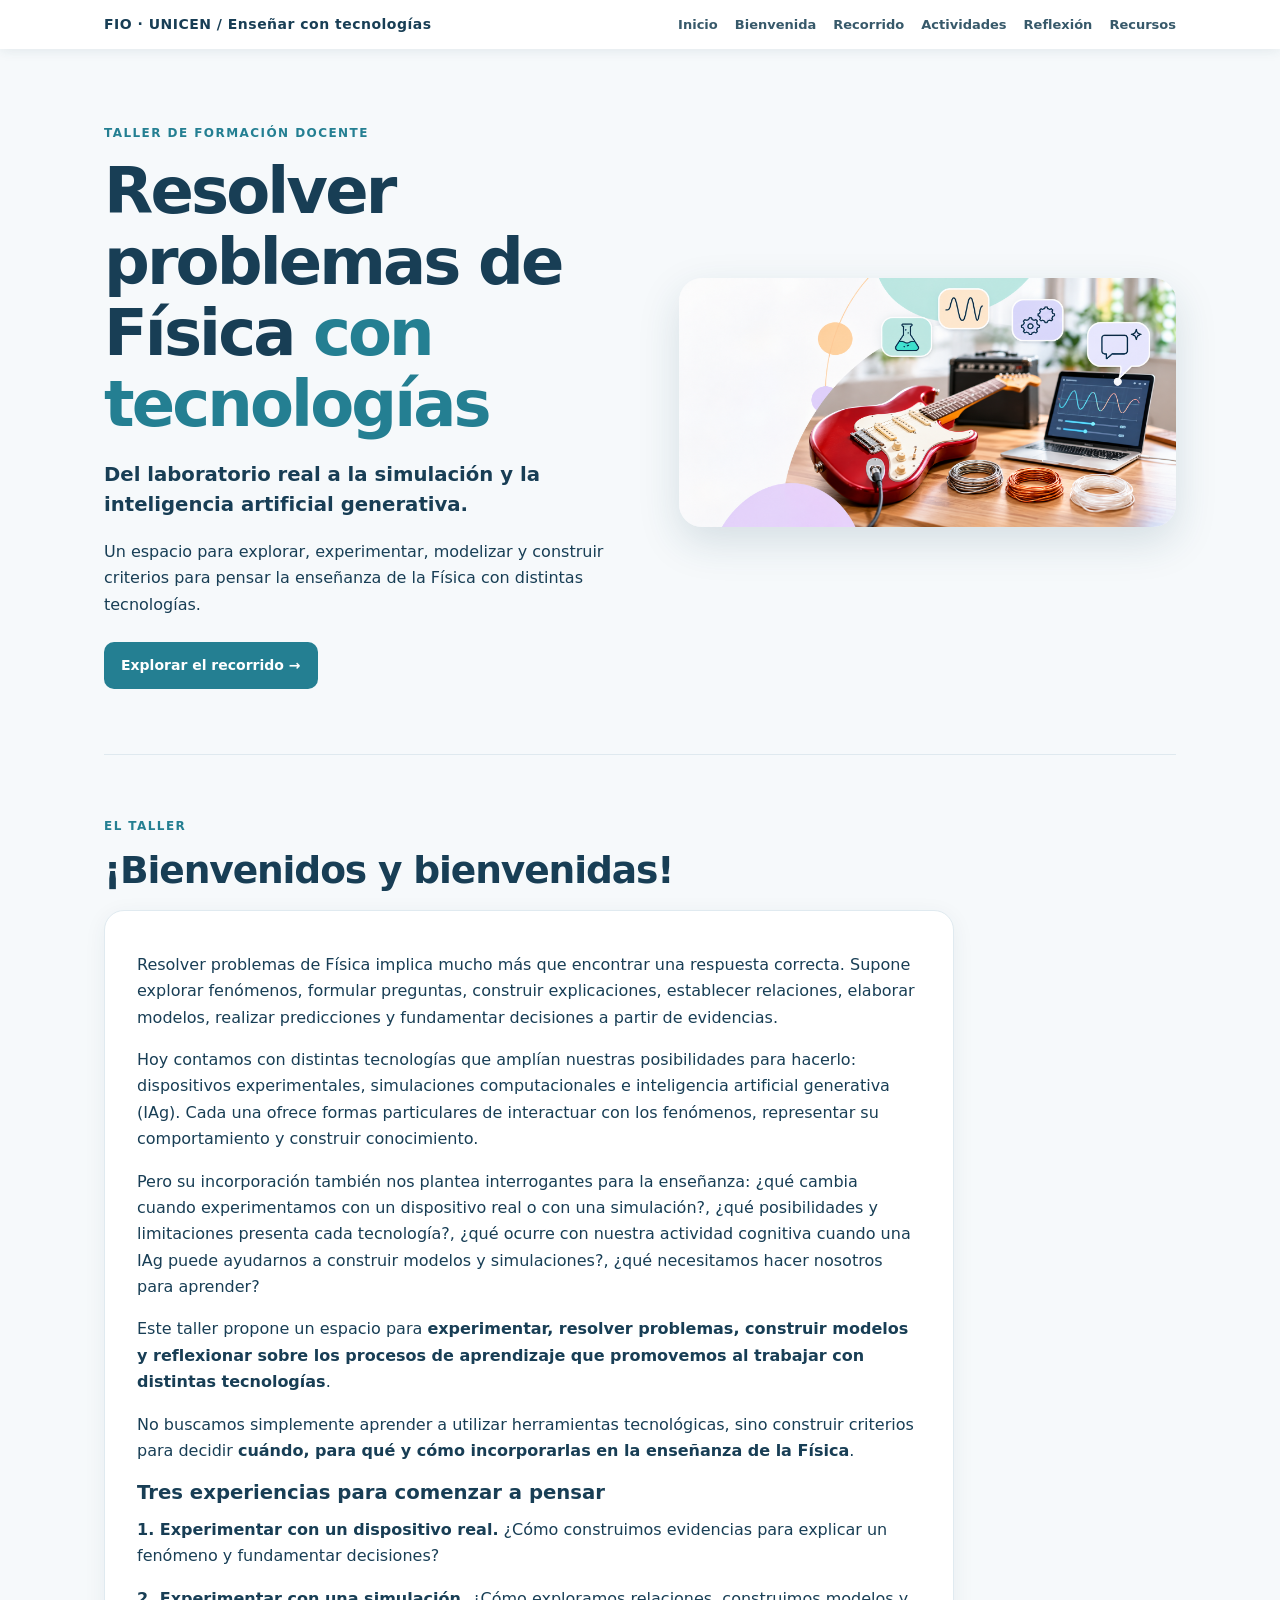
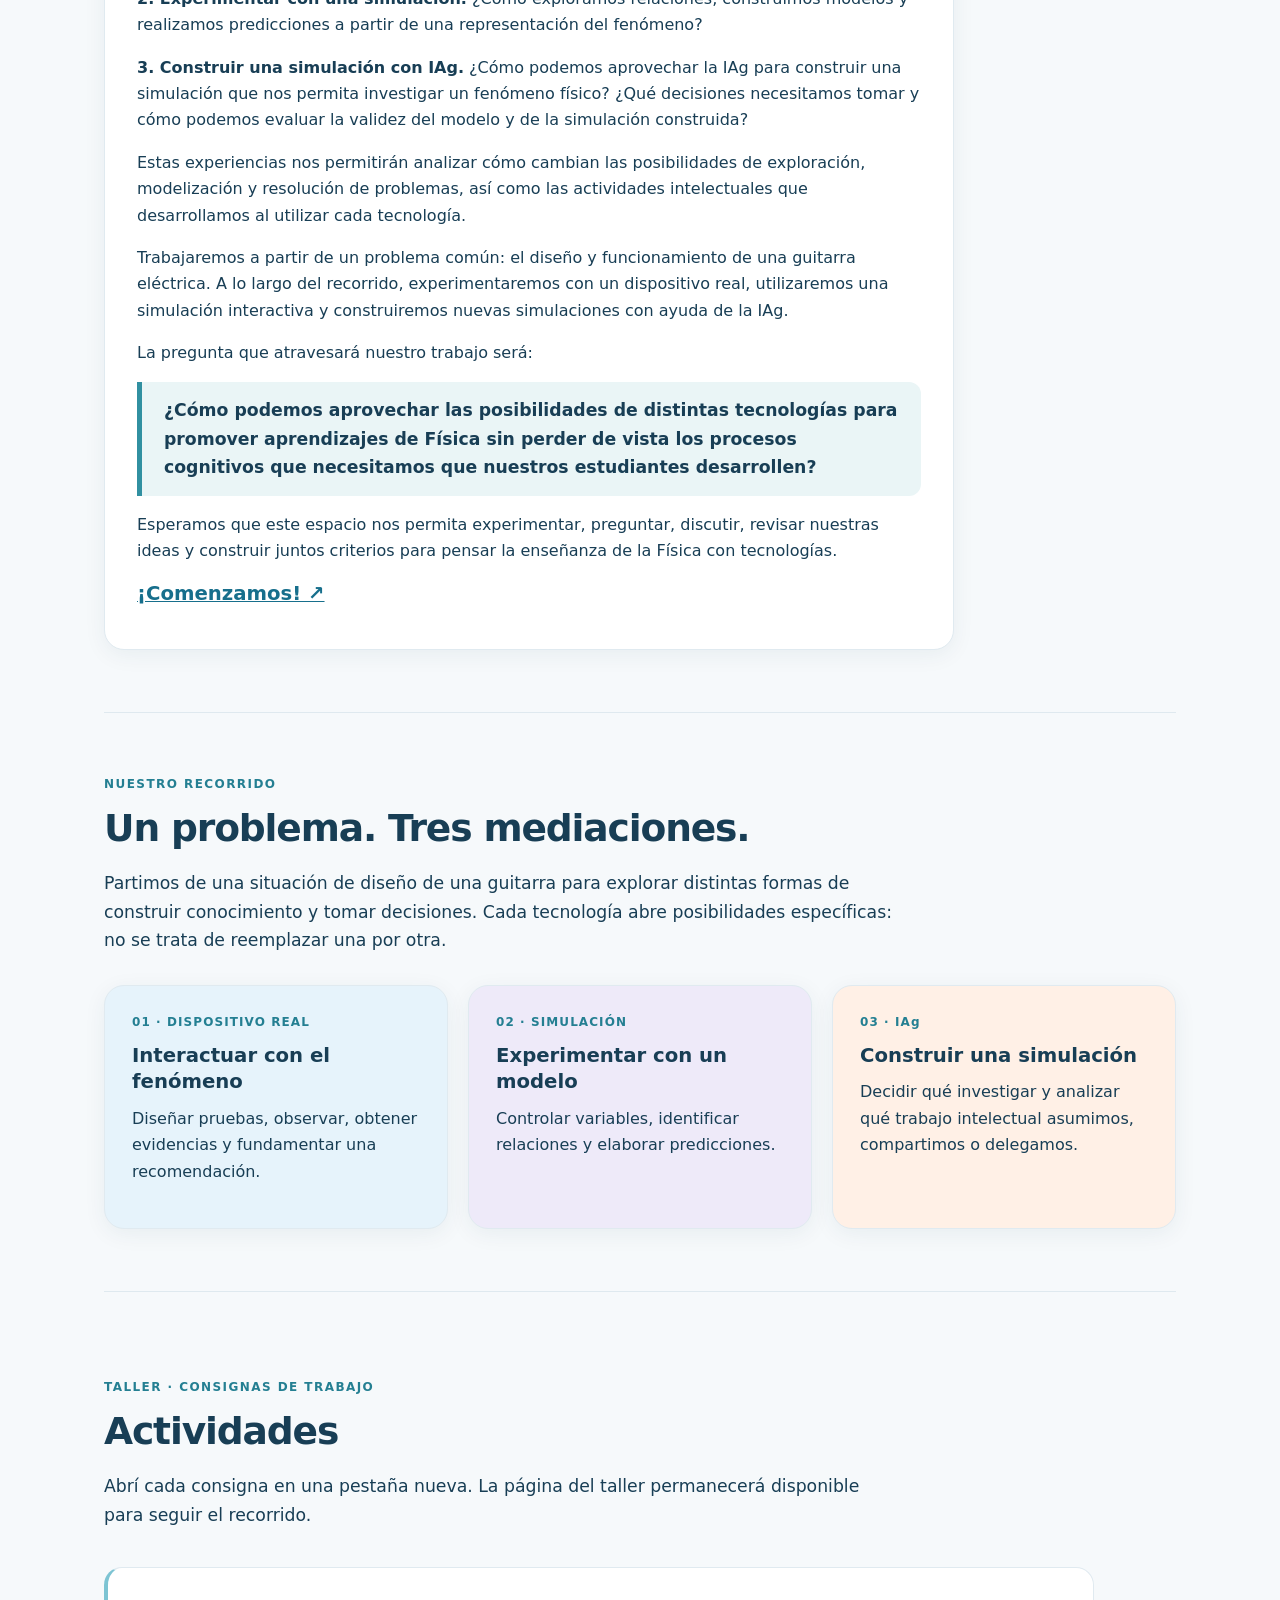
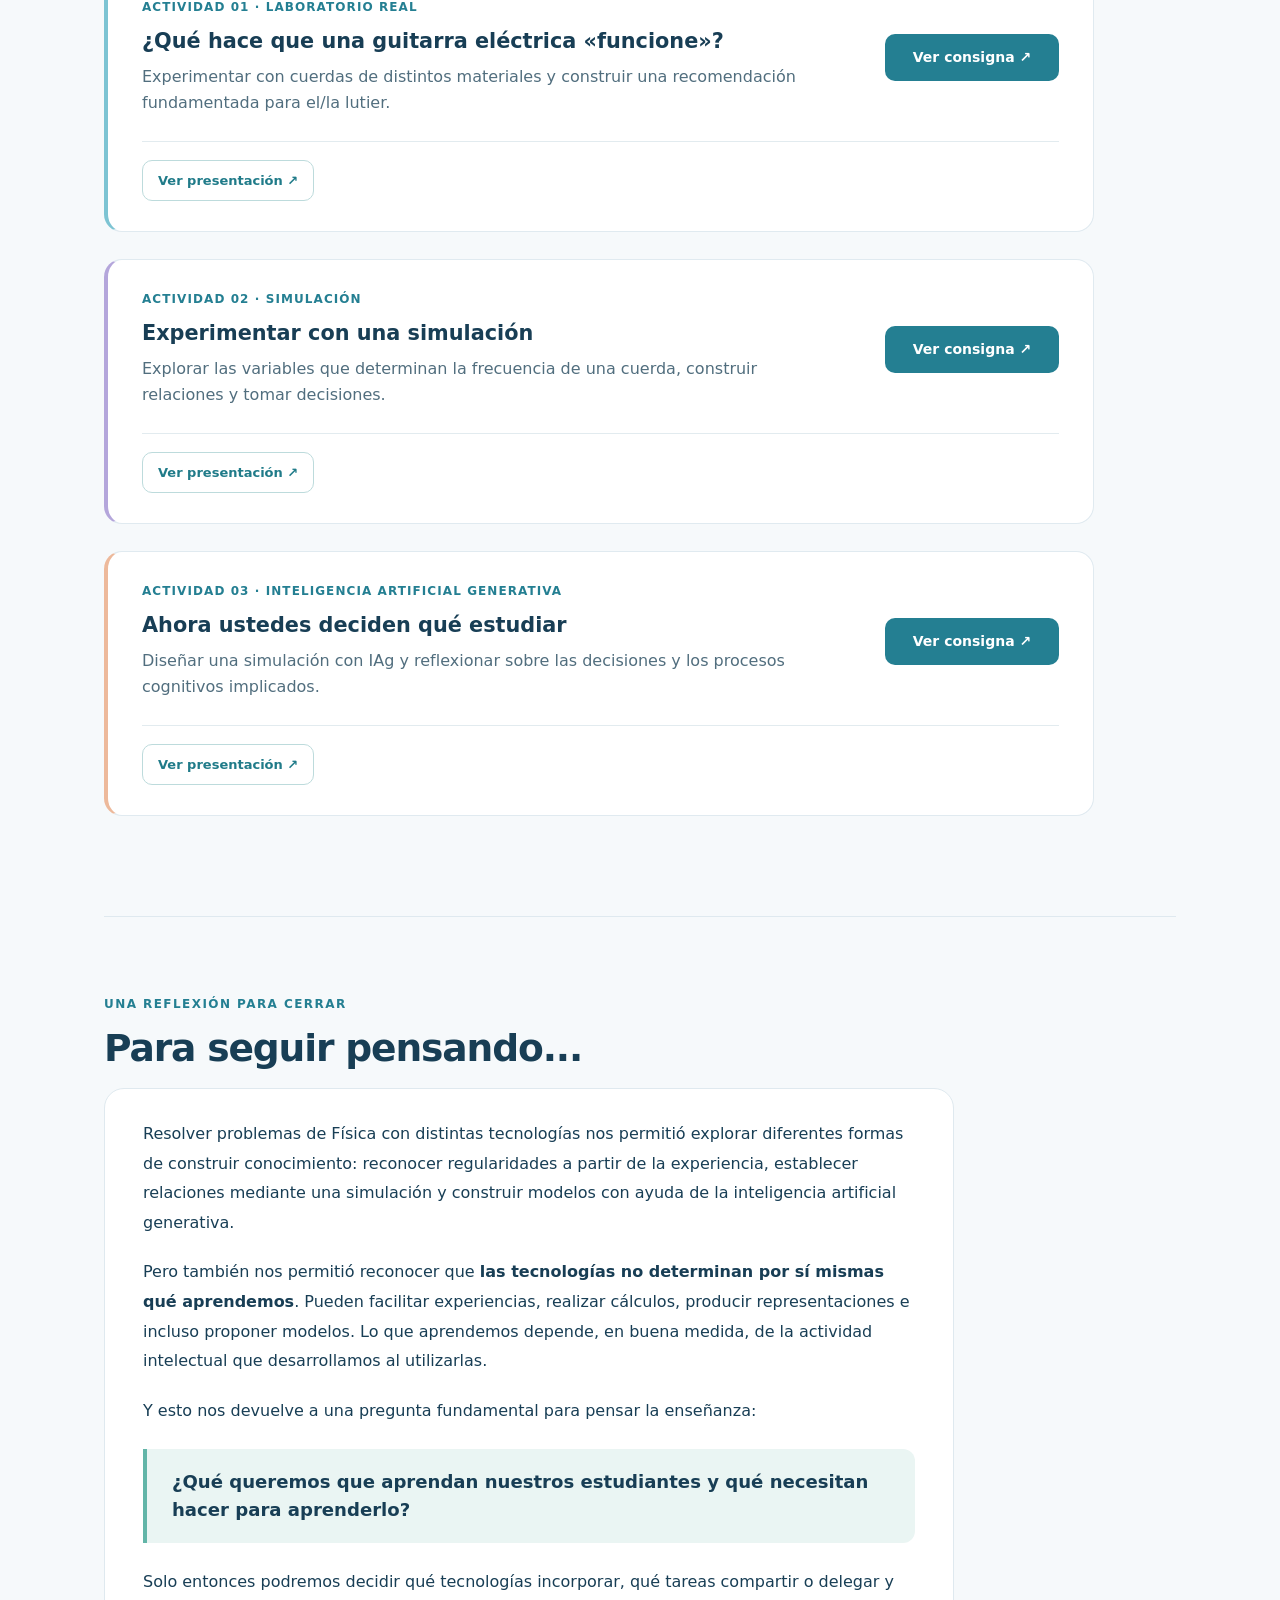
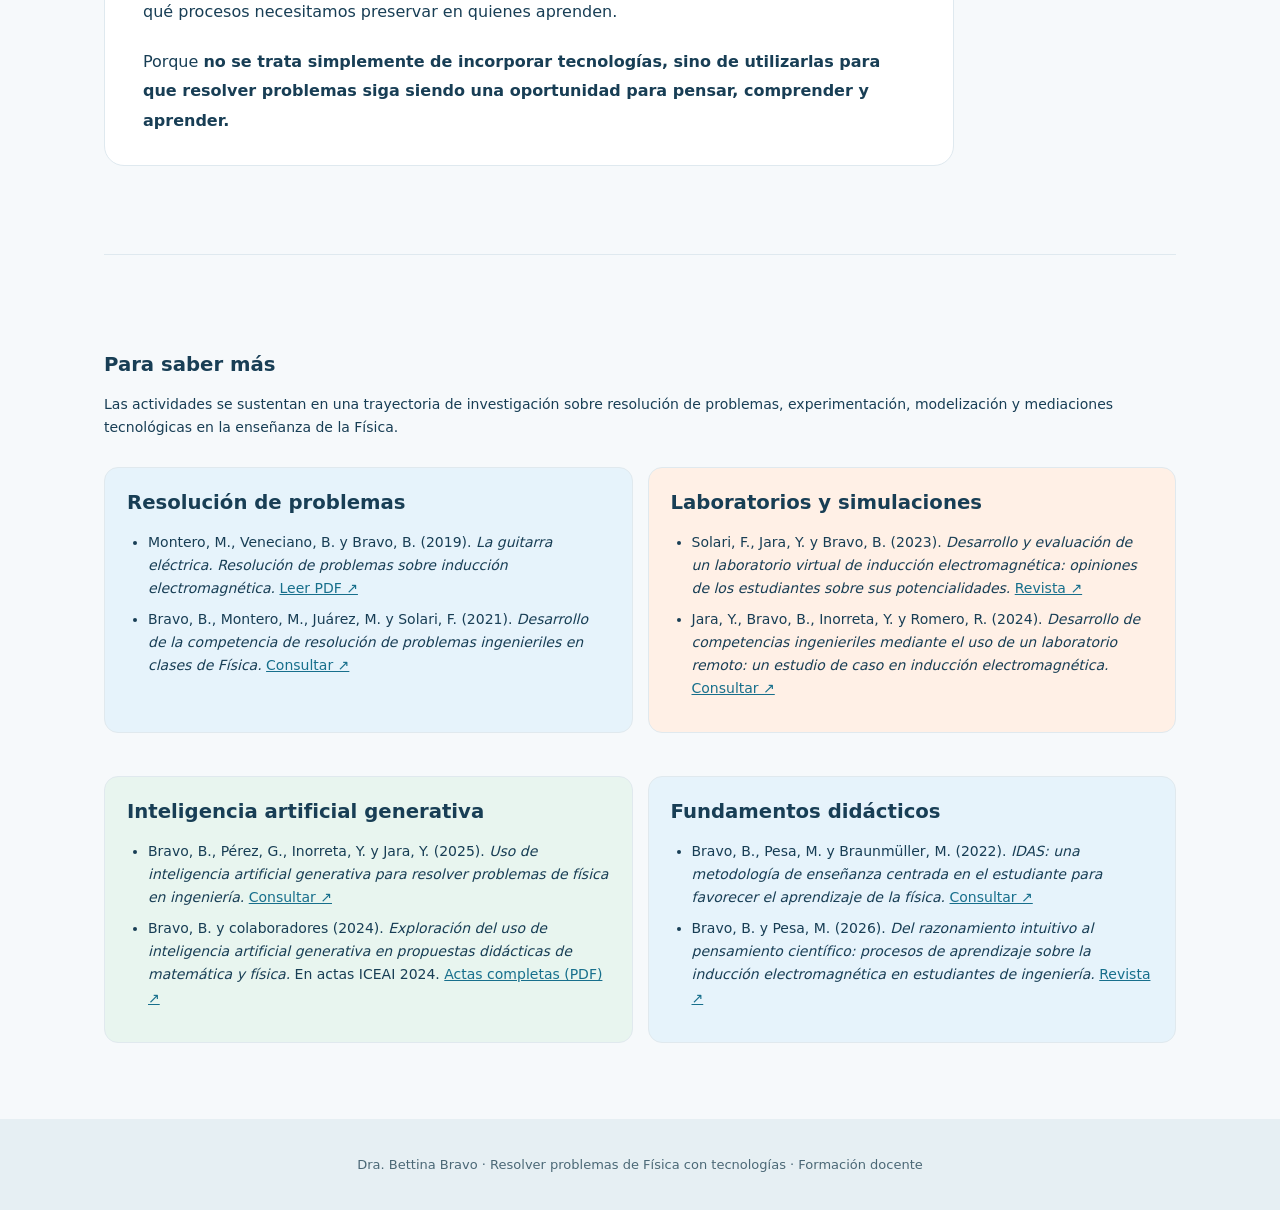
<file: index.html>
<!doctype html><html lang="es"><head><meta charset="utf-8"><meta name="viewport" content="width=device-width,initial-scale=1"><title>Resolver problemas de Física con tecnologías · Taller UBA</title><meta name="description" content="Taller de Física: laboratorio real, simulación e inteligencia artificial generativa."><link rel="stylesheet" href="nuevo-taller.css"></head><body><nav><div class="nav"><div class="brand">FIO · UNICEN / Enseñar con tecnologías</div><div class="links"><a href="#inicio">Inicio</a><a href="#bienvenida">Bienvenida</a><a href="#recorrido">Recorrido</a><a href="#actividades">Actividades</a><a href="#fundamentos">Reflexión</a><a href="#biblioteca">Recursos</a></div></div></nav><main><header class="hero" id="inicio"><div><div class="eyebrow">TALLER DE FORMACIÓN DOCENTE</div><h1>Resolver problemas de Física <em>con tecnologías</em></h1><p class="lead">Del laboratorio real a la simulación y la inteligencia artificial generativa.</p><p>Un espacio para explorar, experimentar, modelizar y construir criterios para pensar la enseñanza de la Física con distintas tecnologías.</p><a class="btn" href="#bienvenida">Explorar el recorrido →</a></div><div><img src="Guitarra%20el%C3%A9ctrica%20en%20laboratorio%20STEM.png" alt="Guitarra eléctrica, simulación de ondas e inteligencia artificial generativa"></div></header><section id="bienvenida"><div class="eyebrow">El taller</div><h2>¡Bienvenidos y bienvenidas!</h2><div class="card" style="max-width:850px;padding:32px"><p>Resolver problemas de Física implica mucho más que encontrar una respuesta correcta. Supone explorar fenómenos, formular preguntas, construir explicaciones, establecer relaciones, elaborar modelos, realizar predicciones y fundamentar decisiones a partir de evidencias.</p><p>Hoy contamos con distintas tecnologías que amplían nuestras posibilidades para hacerlo: dispositivos experimentales, simulaciones computacionales e inteligencia artificial generativa (IAg). Cada una ofrece formas particulares de interactuar con los fenómenos, representar su comportamiento y construir conocimiento.</p><p>Pero su incorporación también nos plantea interrogantes para la enseñanza: ¿qué cambia cuando experimentamos con un dispositivo real o con una simulación?, ¿qué posibilidades y limitaciones presenta cada tecnología?, ¿qué ocurre con nuestra actividad cognitiva cuando una IAg puede ayudarnos a construir modelos y simulaciones?, ¿qué necesitamos hacer nosotros para aprender?</p><p>Este taller propone un espacio para <b>experimentar, resolver problemas, construir modelos y reflexionar sobre los procesos de aprendizaje que promovemos al trabajar con distintas tecnologías</b>.</p><p>No buscamos simplemente aprender a utilizar herramientas tecnológicas, sino construir criterios para decidir <b>cuándo, para qué y cómo incorporarlas en la enseñanza de la Física</b>.</p><h3>Tres experiencias para comenzar a pensar</h3><p><b>1. Experimentar con un dispositivo real.</b> ¿Cómo construimos evidencias para explicar un fenómeno y fundamentar decisiones?</p><p><b>2. Experimentar con una simulación.</b> ¿Cómo exploramos relaciones, construimos modelos y realizamos predicciones a partir de una representación del fenómeno?</p><p><b>3. Construir una simulación con IAg.</b> ¿Cómo podemos aprovechar la IAg para construir una simulación que nos permita investigar un fenómeno físico? ¿Qué decisiones necesitamos tomar y cómo podemos evaluar la validez del modelo y de la simulación construida?</p><p>Estas experiencias nos permitirán analizar cómo cambian las posibilidades de exploración, modelización y resolución de problemas, así como las actividades intelectuales que desarrollamos al utilizar cada tecnología.</p><p>Trabajaremos a partir de un problema común: el diseño y funcionamiento de una guitarra eléctrica. A lo largo del recorrido, experimentaremos con un dispositivo real, utilizaremos una simulación interactiva y construiremos nuevas simulaciones con ayuda de la IAg.</p><p>La pregunta que atravesará nuestro trabajo será:</p><p class="quote"><b>¿Cómo podemos aprovechar las posibilidades de distintas tecnologías para promover aprendizajes de Física sin perder de vista los procesos cognitivos que necesitamos que nuestros estudiantes desarrollen?</b></p><p>Esperamos que este espacio nos permita experimentar, preguntar, discutir, revisar nuestras ideas y construir juntos criterios para pensar la enseñanza de la Física con tecnologías.</p><h3><a href="https://docs.google.com/presentation/d/1E8lzik3RtBtTNVvqD1jGOC87SM60_T9x/edit?usp=sharing&ouid=110442392695964594877&rtpof=true&sd=true" target="_blank" rel="noopener">¡Comenzamos! ↗</a></h3></div></section><section id="recorrido"><div class="eyebrow">Nuestro recorrido</div><h2>Un problema. Tres mediaciones.</h2><p class="intro">Partimos de una situación de diseño de una guitarra para explorar distintas formas de construir conocimiento y tomar decisiones. Cada tecnología abre posibilidades específicas: no se trata de reemplazar una por otra.</p><div class="cards"><div class="card blue"><div class="num">01 · DISPOSITIVO REAL</div><h3>Interactuar con el fenómeno</h3><p>Diseñar pruebas, observar, obtener evidencias y fundamentar una recomendación.</p></div><div class="card lav"><div class="num">02 · SIMULACIÓN</div><h3>Experimentar con un modelo</h3><p>Controlar variables, identificar relaciones y elaborar predicciones.</p></div><div class="card peach"><div class="num">03 · IAg</div><h3>Construir una simulación</h3><p>Decidir qué investigar y analizar qué trabajo intelectual asumimos, compartimos o delegamos.</p></div></div></section><section id="actividades"><div class="eyebrow">Taller · Consignas de trabajo</div><h2>Actividades</h2><p class="intro">Abrí cada consigna en una pestaña nueva. La página del taller permanecerá disponible para seguir el recorrido.</p><div class="cards activitycards"><article class="card blue"><div class="num">ACTIVIDAD 01 · LABORATORIO REAL</div><h3>¿Qué hace que una guitarra eléctrica «funcione»?</h3><p>Experimentar con cuerdas de distintos materiales y construir una recomendación fundamentada para el/la lutier.</p><div class="actions"><a class="btn" href="https://drive.google.com/file/d/170LQqGFU-4UPdQnLkZbgBgLX70MsP_uB/view?usp=sharing" target="_blank" rel="noopener">Ver consigna ↗</a></div><div class="activity-extra"><a class="btn outline" href="https://docs.google.com/presentation/d/1WF2Zd_xgy3hFqr7eYlyO-y-og999ui4t/edit?usp=sharing&ouid=110442392695964594877&rtpof=true&sd=true" target="_blank" rel="noopener">Ver presentación ↗</a></div></article><article class="card lav"><div class="num">ACTIVIDAD 02 · SIMULACIÓN</div><h3>Experimentar con una simulación</h3><p>Explorar las variables que determinan la frecuencia de una cuerda, construir relaciones y tomar decisiones.</p><div class="actions"><a class="btn" href="https://drive.google.com/file/d/1w0_EELk6FA7W6Tb4jLVaeSMK7wI4rVZz/view?usp=sharing" target="_blank" rel="noopener">Ver consigna ↗</a></div><div class="activity-extra"><a class="btn outline" href="https://docs.google.com/presentation/d/1WmShZrMe2MI2SRoIuloX87W_uyY5BNRH/edit?usp=sharing&ouid=110442392695964594877&rtpof=true&sd=true" target="_blank" rel="noopener">Ver presentación ↗</a></div></article><article class="card peach"><div class="num">ACTIVIDAD 03 · INTELIGENCIA ARTIFICIAL GENERATIVA</div><h3>Ahora ustedes deciden qué estudiar</h3><p>Diseñar una simulación con IAg y reflexionar sobre las decisiones y los procesos cognitivos implicados.</p><div class="actions"><a class="btn" href="https://drive.google.com/file/d/1yzH7TF5ZB5dHiSUKxpwpcCe142RWqlY1/view?usp=sharing" target="_blank" rel="noopener">Ver consigna ↗</a></div><div class="activity-extra"><a class="btn outline" href="https://docs.google.com/presentation/d/1LKTif2-9qdG0da27Xp2LQEnnM6gaRWo1/edit?usp=sharing&ouid=110442392695964594877&rtpof=true&sd=true" target="_blank" rel="noopener">Ver presentación ↗</a></div></article></div></section><section id="fundamentos" class="reflexion"><div class="eyebrow">Una reflexión para cerrar</div><h2>Para seguir pensando...</h2><div class="reflection-content"><p>Resolver problemas de Física con distintas tecnologías nos permitió explorar diferentes formas de construir conocimiento: reconocer regularidades a partir de la experiencia, establecer relaciones mediante una simulación y construir modelos con ayuda de la inteligencia artificial generativa.</p><p>Pero también nos permitió reconocer que <strong>las tecnologías no determinan por sí mismas qué aprendemos</strong>. Pueden facilitar experiencias, realizar cálculos, producir representaciones e incluso proponer modelos. Lo que aprendemos depende, en buena medida, de la actividad intelectual que desarrollamos al utilizarlas.</p><p>Y esto nos devuelve a una pregunta fundamental para pensar la enseñanza:</p><blockquote>¿Qué queremos que aprendan nuestros estudiantes y qué necesitan hacer para aprenderlo?</blockquote><p>Solo entonces podremos decidir qué tecnologías incorporar, qué tareas compartir o delegar y qué procesos necesitamos preservar en quienes aprenden.</p><p>Porque <strong>no se trata simplemente de incorporar tecnologías, sino de utilizarlas para que resolver problemas siga siendo una oportunidad para pensar, comprender y aprender.</strong></p></div></section><section id="biblioteca" class="refs"><h3 style="margin-top:35px">Para saber más</h3><p>Las actividades se sustentan en una trayectoria de investigación sobre resolución de problemas, experimentación, modelización y mediaciones tecnológicas en la enseñanza de la Física.</p><div class="grid two"><div class="panel blue"><h3>Resolución de problemas</h3><ul class="tasks"><li>Montero, M., Veneciano, B. y Bravo, B. (2019). <em>La guitarra eléctrica. Resolución de problemas sobre inducción electromagnética.</em> <a href="https://revistas.unc.edu.ar/index.php/revistaEF/article/download/26621/28325/78609" target="_blank" rel="noopener">Leer PDF ↗</a></li><li>Bravo, B., Montero, M., Juárez, M. y Solari, F. (2021). <em>Desarrollo de la competencia de resolución de problemas ingenieriles en clases de Física.</em> <a href="https://doi.org/10.54343/reiec.v16i2.304" target="_blank" rel="noopener">Consultar ↗</a></li></ul></div><div class="panel peach"><h3>Laboratorios y simulaciones</h3><ul class="tasks"><li>Solari, F., Jara, Y. y Bravo, B. (2023). <em>Desarrollo y evaluación de un laboratorio virtual de inducción electromagnética: opiniones de los estudiantes sobre sus potencialidades.</em> <a href="https://revistas.unc.edu.ar/index.php/revistaEF/article/view/43336" target="_blank" rel="noopener">Revista ↗</a></li><li>Jara, Y., Bravo, B., Inorreta, Y. y Romero, R. (2024). <em>Desarrollo de competencias ingenieriles mediante el uso de un laboratorio remoto: un estudio de caso en inducción electromagnética.</em> <a href="https://doi.org/10.55767/2451.6007.v36.n.47257" target="_blank" rel="noopener">Consultar ↗</a></li></ul></div><div class="panel mint"><h3>Inteligencia artificial generativa</h3><ul class="tasks"><li>Bravo, B., Pérez, G., Inorreta, Y. y Jara, Y. (2025). <em>Uso de inteligencia artificial generativa para resolver problemas de física en ingeniería.</em> <a href="https://doi.org/10.5565/rev/ensciencias.6332" target="_blank" rel="noopener">Consultar ↗</a></li><li>Bravo, B. y colaboradores (2024). <em>Exploración del uso de inteligencia artificial generativa en propuestas didácticas de matemática y física.</em> En actas ICEAI 2024. <a href="https://catedraunesco.ua.es/es/documentos/2024-proceedings-iceai.pdf" target="_blank" rel="noopener">Actas completas (PDF) ↗</a></li></ul></div><div class="panel blue"><h3>Fundamentos didácticos</h3><ul class="tasks"><li>Bravo, B., Pesa, M. y Braunmüller, M. (2022). <em>IDAS: una metodología de enseñanza centrada en el estudiante para favorecer el aprendizaje de la física.</em> <a href="https://doi.org/10.1590/1806-9126-RBEF-2021-0326" target="_blank" rel="noopener">Consultar ↗</a></li><li>Bravo, B. y Pesa, M. (2026). <em>Del razonamiento intuitivo al pensamiento científico: procesos de aprendizaje sobre la inducción electromagnética en estudiantes de ingeniería.</em> <a href="https://reiec.unicen.edu.ar/reiec/article/view/512" target="_blank" rel="noopener">Revista ↗</a></li></ul></div></div></section></main><footer>Dra. Bettina Bravo · Resolver problemas de Física con tecnologías · Formación docente</footer></body></html>
</file>
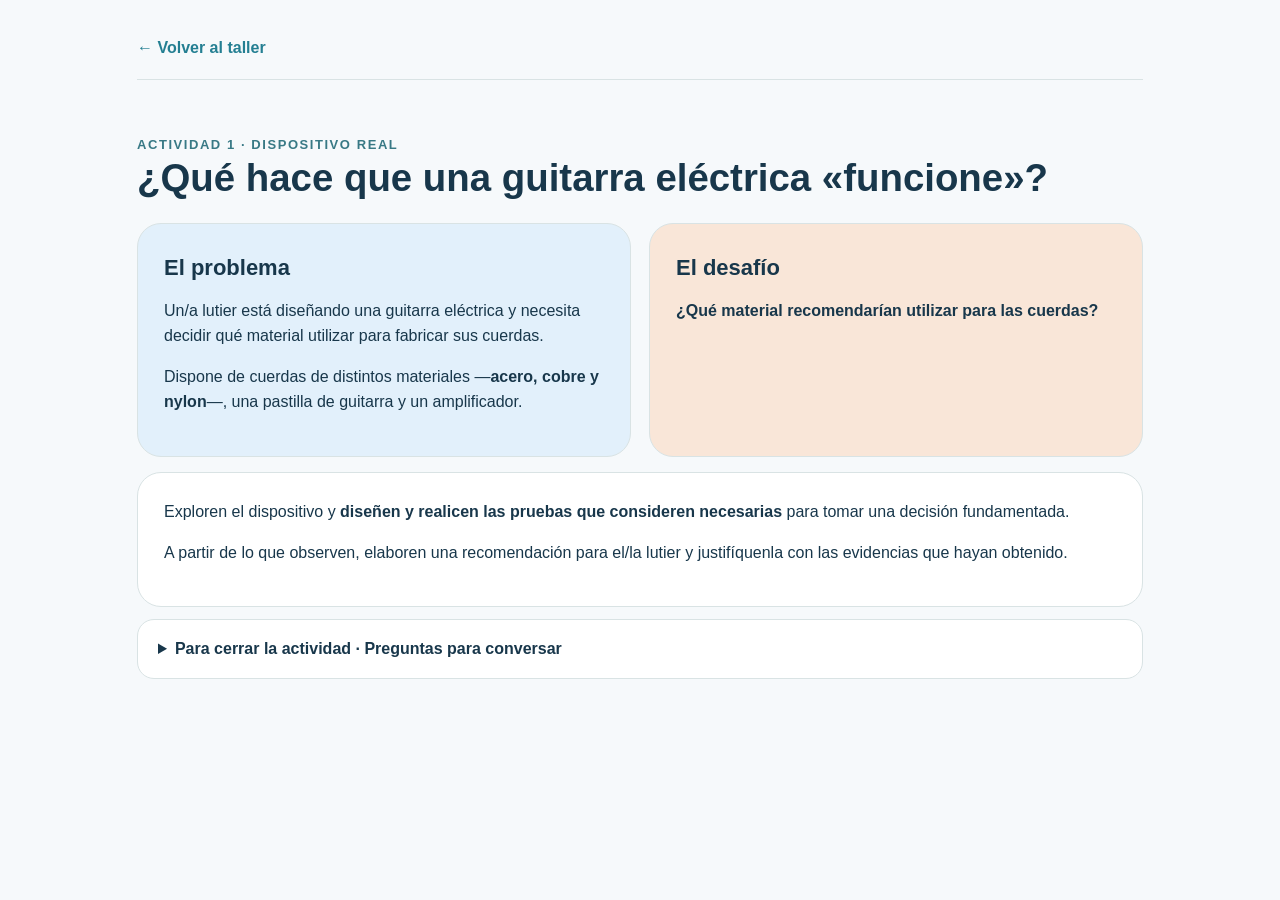
<file: consigna-1.html>
<!doctype html><html lang="es"><head><meta charset="utf-8"><meta name="viewport" content="width=device-width,initial-scale=1"><title>Consigna · Actividad 1</title><link rel="stylesheet" href="taller.css"><style>body{background:#f6f9fb}.wrap{max-width:1050px;margin:auto;padding:35px 22px}.back{display:inline-block;margin-bottom:18px;color:#247f92;font-weight:700;text-decoration:none}.intro-note{font-size:14px;color:#4b6876}</style></head><body><main class="wrap"><a class="back" href="index.html">← Volver al taller</a><section id="actividad1"><div class="eyebrow">Actividad 1 · Dispositivo real</div><h2>¿Qué hace que una guitarra eléctrica «funcione»?</h2><div class="grid two activity"><div class="panel blue"><h3>El problema</h3><p>Un/a lutier está diseñando una guitarra eléctrica y necesita decidir qué material utilizar para fabricar sus cuerdas.</p><p>Dispone de cuerdas de distintos materiales —<b>acero, cobre y nylon</b>—, una pastilla de guitarra y un amplificador.</p></div><div class="panel peach"><h3>El desafío</h3><p><strong>¿Qué material recomendarían utilizar para las cuerdas?</strong></p></div></div><div class="panel"><p>Exploren el dispositivo y <b>diseñen y realicen las pruebas que consideren necesarias</b> para tomar una decisión fundamentada.</p><p>A partir de lo que observen, elaboren una recomendación para el/la lutier y justifíquenla con las evidencias que hayan obtenido.</p></div><details><summary>Para cerrar la actividad · Preguntas para conversar</summary><ul class="tasks"><li>¿Qué hicieron para llegar a su recomendación?</li><li>¿Qué evidencias utilizaron para fundamentarla?</li></ul></details></section></main></body></html>
</file>
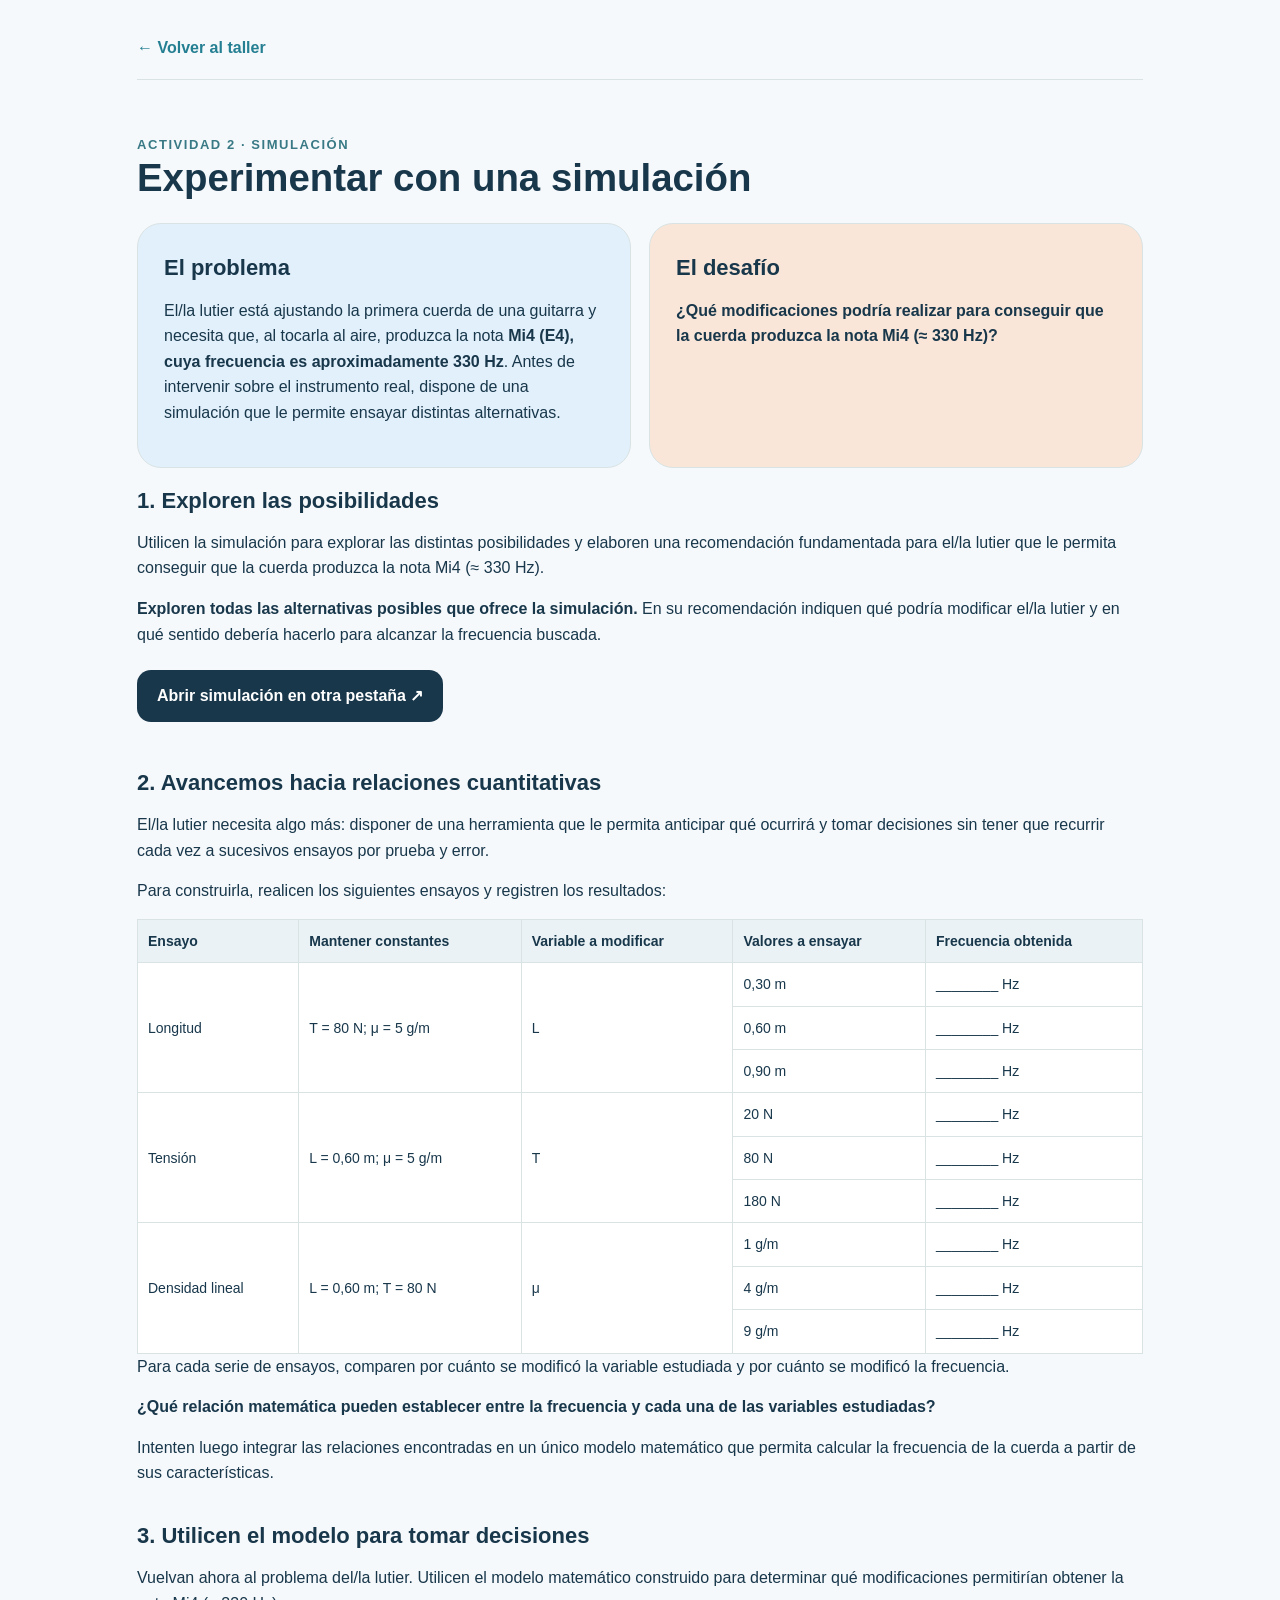
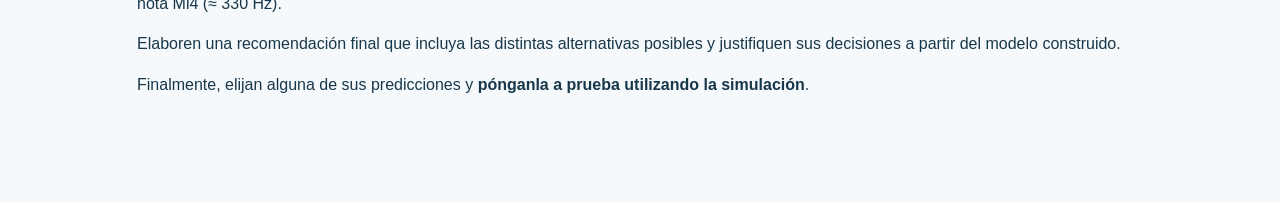
<file: consigna-2.html>
<!doctype html><html lang="es"><head><meta charset="utf-8"><meta name="viewport" content="width=device-width,initial-scale=1"><title>Consigna · Actividad 2</title><link rel="stylesheet" href="taller.css"><style>body{background:#f6f9fb}.wrap{max-width:1050px;margin:auto;padding:35px 22px}.back{display:inline-block;margin-bottom:18px;color:#247f92;font-weight:700;text-decoration:none}.intro-note{font-size:14px;color:#4b6876}</style></head><body><main class="wrap"><a class="back" href="index.html">← Volver al taller</a><section id="actividad2"><div class="eyebrow">Actividad 2 · Simulación</div><h2>Experimentar con una simulación</h2><div class="grid two activity"><div class="panel blue"><h3>El problema</h3><p>El/la lutier está ajustando la primera cuerda de una guitarra y necesita que, al tocarla al aire, produzca la nota <b>Mi4 (E4), cuya frecuencia es aproximadamente 330 Hz</b>. Antes de intervenir sobre el instrumento real, dispone de una simulación que le permite ensayar distintas alternativas.</p></div><div class="panel peach"><h3>El desafío</h3><p><strong>¿Qué modificaciones podría realizar para conseguir que la cuerda produzca la nota Mi4 (≈ 330 Hz)?</strong></p></div></div><h3>1. Exploren las posibilidades</h3><p>Utilicen la simulación para explorar las distintas posibilidades y elaboren una recomendación fundamentada para el/la lutier que le permita conseguir que la cuerda produzca la nota Mi4 (≈ 330 Hz).</p><p><b>Exploren todas las alternativas posibles que ofrece la simulación.</b> En su recomendación indiquen qué podría modificar el/la lutier y en qué sentido debería hacerlo para alcanzar la frecuencia buscada.</p><p><a class="button" href="simulador.html" target="_blank" rel="noopener">Abrir simulación en otra pestaña ↗</a></p>
<h3 style="margin-top:35px">2. Avancemos hacia relaciones cuantitativas</h3><p>El/la lutier necesita algo más: disponer de una herramienta que le permita anticipar qué ocurrirá y tomar decisiones sin tener que recurrir cada vez a sucesivos ensayos por prueba y error.</p><p>Para construirla, realicen los siguientes ensayos y registren los resultados:</p><div class="scroller"><table><thead><tr><th>Ensayo</th><th>Mantener constantes</th><th>Variable a modificar</th><th>Valores a ensayar</th><th>Frecuencia obtenida</th></tr></thead><tbody><tr><td rowspan="3">Longitud</td><td rowspan="3">T = 80 N; μ = 5 g/m</td><td rowspan="3">L</td><td>0,30 m</td><td>________ Hz</td></tr><tr><td>0,60 m</td><td>________ Hz</td></tr><tr><td>0,90 m</td><td>________ Hz</td></tr><tr><td rowspan="3">Tensión</td><td rowspan="3">L = 0,60 m; μ = 5 g/m</td><td rowspan="3">T</td><td>20 N</td><td>________ Hz</td></tr><tr><td>80 N</td><td>________ Hz</td></tr><tr><td>180 N</td><td>________ Hz</td></tr><tr><td rowspan="3">Densidad lineal</td><td rowspan="3">L = 0,60 m; T = 80 N</td><td rowspan="3">μ</td><td>1 g/m</td><td>________ Hz</td></tr><tr><td>4 g/m</td><td>________ Hz</td></tr><tr><td>9 g/m</td><td>________ Hz</td></tr></tbody></table></div><p>Para cada serie de ensayos, comparen por cuánto se modificó la variable estudiada y por cuánto se modificó la frecuencia.</p><p><b>¿Qué relación matemática pueden establecer entre la frecuencia y cada una de las variables estudiadas?</b></p><p>Intenten luego integrar las relaciones encontradas en un único modelo matemático que permita calcular la frecuencia de la cuerda a partir de sus características.</p><h3 style="margin-top:32px">3. Utilicen el modelo para tomar decisiones</h3><p>Vuelvan ahora al problema del/la lutier. Utilicen el modelo matemático construido para determinar qué modificaciones permitirían obtener la nota Mi4 (≈ 330 Hz).</p><p>Elaboren una recomendación final que incluya las distintas alternativas posibles y justifiquen sus decisiones a partir del modelo construido.</p><p>Finalmente, elijan alguna de sus predicciones y <b>pónganla a prueba utilizando la simulación</b>.</p></section></main></body></html>
</file>
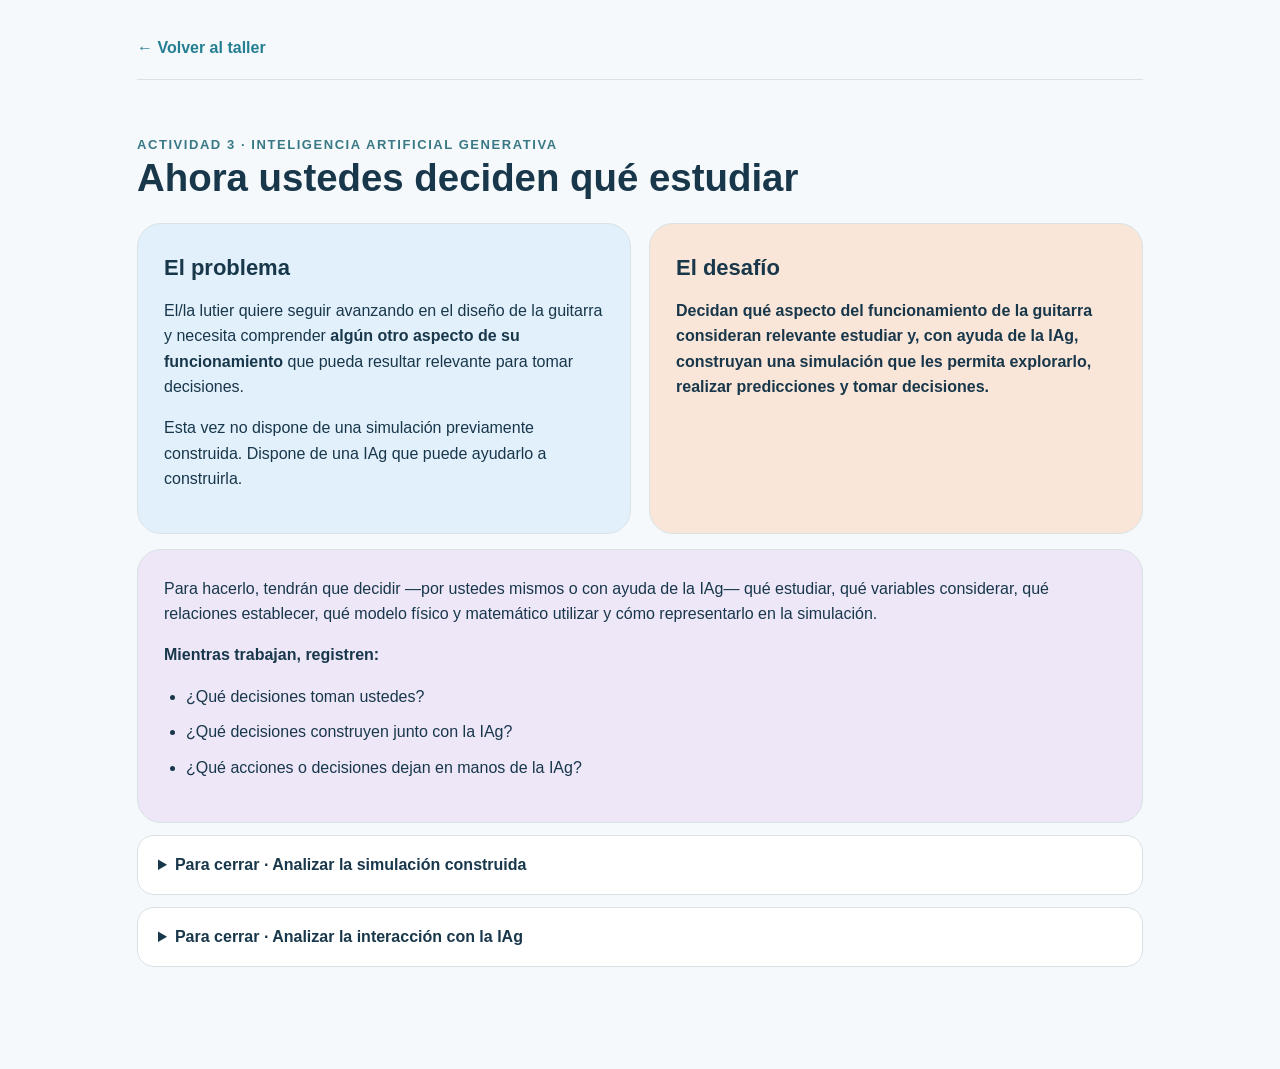
<file: consigna-3.html>
<!doctype html><html lang="es"><head><meta charset="utf-8"><meta name="viewport" content="width=device-width,initial-scale=1"><title>Consigna · Actividad 3</title><link rel="stylesheet" href="taller.css"><style>body{background:#f6f9fb}.wrap{max-width:1050px;margin:auto;padding:35px 22px}.back{display:inline-block;margin-bottom:18px;color:#247f92;font-weight:700;text-decoration:none}.intro-note{font-size:14px;color:#4b6876}</style></head><body><main class="wrap"><a class="back" href="index.html">← Volver al taller</a><section id="actividad3"><div class="eyebrow">Actividad 3 · Inteligencia artificial generativa</div><h2>Ahora ustedes deciden qué estudiar</h2><div class="grid two activity"><div class="panel blue"><h3>El problema</h3><p>El/la lutier quiere seguir avanzando en el diseño de la guitarra y necesita comprender <b>algún otro aspecto de su funcionamiento</b> que pueda resultar relevante para tomar decisiones.</p><p>Esta vez no dispone de una simulación previamente construida. Dispone de una IAg que puede ayudarlo a construirla.</p></div><div class="panel peach"><h3>El desafío</h3><p><b>Decidan qué aspecto del funcionamiento de la guitarra consideran relevante estudiar y, con ayuda de la IAg, construyan una simulación que les permita explorarlo, realizar predicciones y tomar decisiones.</b></p></div></div><div class="panel lav"><p>Para hacerlo, tendrán que decidir —por ustedes mismos o con ayuda de la IAg— qué estudiar, qué variables considerar, qué relaciones establecer, qué modelo físico y matemático utilizar y cómo representarlo en la simulación.</p><p><b>Mientras trabajan, registren:</b></p><ul class="tasks"><li>¿Qué decisiones toman ustedes?</li><li>¿Qué decisiones construyen junto con la IAg?</li><li>¿Qué acciones o decisiones dejan en manos de la IAg?</li></ul></div><details><summary>Para cerrar · Analizar la simulación construida</summary><ul class="tasks"><li>¿Qué decidieron estudiar y por qué?</li><li>¿Qué variables incorporaron a la simulación?</li><li>¿Qué relaciones y modelos utiliza para representar el fenómeno?</li><li>¿Qué permite explorar, modificar y predecir la simulación que construyeron?</li><li>¿Cómo evaluaron si representa adecuadamente el aspecto estudiado?</li></ul></details><details><summary>Para cerrar · Analizar la interacción con la IAg</summary><ul class="tasks"><li>¿Qué decisiones tomaron ustedes?</li><li>¿Qué construyeron junto con la IAg?</li><li>¿Qué delegaron en ella?</li><li>¿Qué hicieron con las propuestas y respuestas de la IAg?</li><li>¿Cómo decidieron si aquello que produjo era adecuado?</li></ul></details></section></main></body></html>
</file>
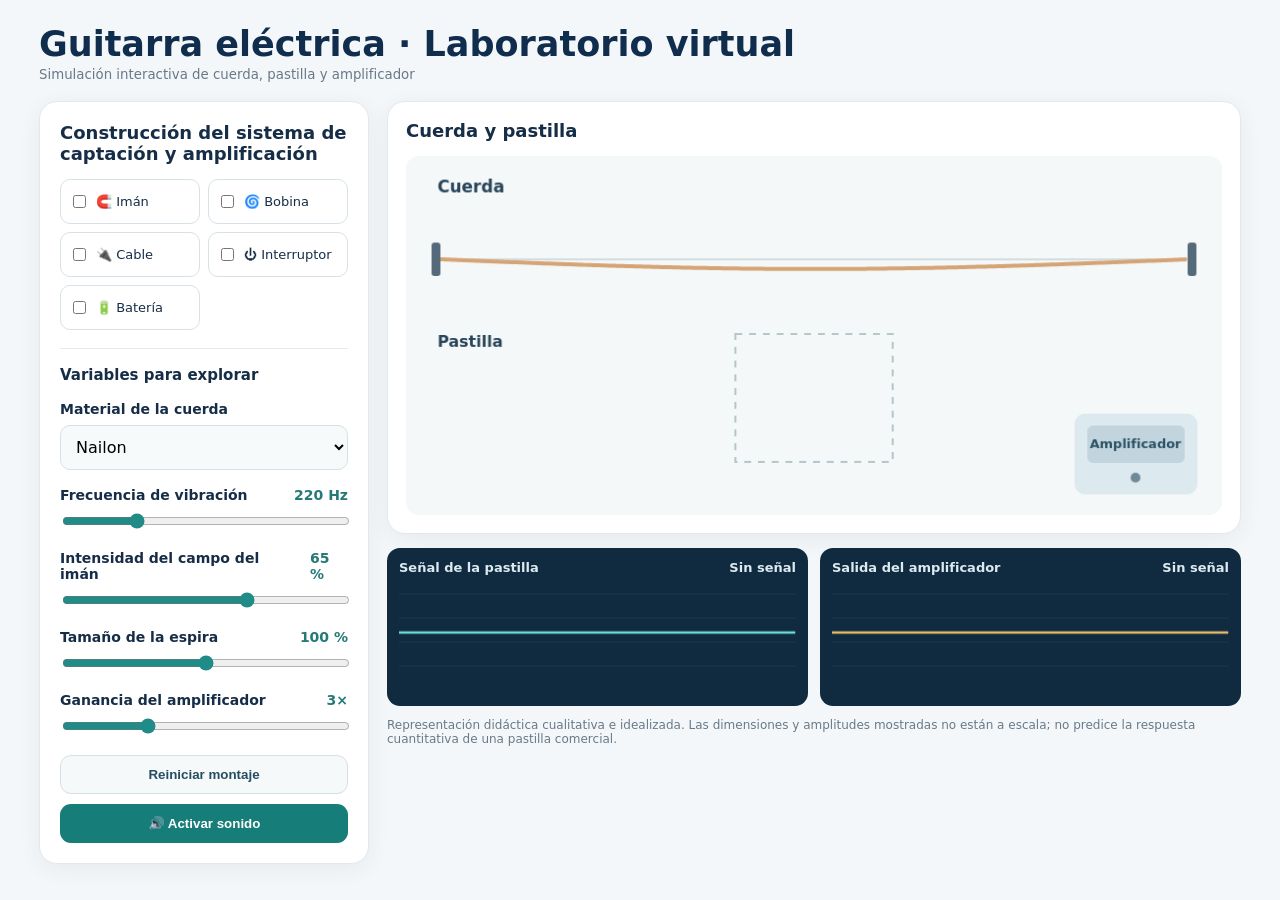
<file: Guitarra_Pastilla_Interactiva_v7.html>
<!doctype html><html lang="es"><head><meta charset="utf-8"><meta name="viewport" content="width=device-width,initial-scale=1"><title>Guitarra eléctrica · Laboratorio virtual</title><style>
:root{font-family:system-ui,-apple-system,Segoe UI,sans-serif;color:#162d47;background:#f4f7f9}*{box-sizing:border-box}body{margin:0}.wrap{max-width:1250px;margin:auto;padding:24px}header{display:flex;align-items:center;justify-content:space-between;gap:15px;margin-bottom:18px}h1{font-size:clamp(24px,3vw,35px);margin:0;color:#102d4d}small{color:#6a7888}.tag{background:#e3f1ee;border-radius:50px;padding:8px 14px;color:#256b69;font-weight:700;font-size:13px}.layout{display:grid;grid-template-columns:330px 1fr;gap:18px}.panel{background:#fff;border:1px solid #e2e9ee;border-radius:18px;box-shadow:0 5px 22px #102c4510;padding:20px}.panel h2{margin:0 0 15px;font-size:18px}.field{margin:17px 0}.field label{display:flex;justify-content:space-between;gap:10px;font-weight:600;font-size:14px;margin-bottom:8px}.field output{font-variant-numeric:tabular-nums;color:#257a77}.field input[type=range]{width:100%;accent-color:#218b88}.field select{width:100%;padding:11px;border:1px solid #d6e1e7;border-radius:10px;background:#f7fafb;font:inherit}.toggles{display:grid;grid-template-columns:1fr 1fr;gap:8px}.toggle{border:1px solid #d6e2e7;border-radius:10px;padding:10px;font-size:13px;font-weight:600;display:flex;align-items:center;gap:6px}.toggle input{accent-color:#218b88}.stage{padding:18px}.stage canvas{display:block;width:100%;height:auto;border-radius:13px;background:#f5f8fa}.legend{display:flex;flex-wrap:wrap;gap:13px;color:#596b78;font-size:12px;margin-top:9px}.dot{display:inline-block;width:9px;height:9px;border-radius:50%;margin-right:5px}.signals{display:grid;grid-template-columns:1fr 1fr;gap:12px;margin-top:14px}.signal{background:#102b40;border-radius:13px;padding:12px}.signal .name{color:#dceaf0;font-size:13px;font-weight:650;display:flex;justify-content:space-between}.signal canvas{background:transparent;height:115px;width:100%}.status{padding:12px;border-radius:10px;font-size:13px;font-weight:750;background:#dcefe9;color:#25645b}.status.off{background:#f2e7e5;color:#9b5952}.foot{margin-top:12px;color:#687a88;font-size:12px}.soundbtn{width:100%;margin-top:10px;border:0;background:#167d78;color:white;padding:12px;border-radius:11px;font-weight:750;cursor:pointer}.soundbtn.on{background:#b86c42}.reset{width:100%;border:1px solid #d4e0e5;background:#f5f9fa;padding:11px;border-radius:11px;font-weight:700;color:#244d62;cursor:pointer}.bank{display:grid;grid-template-columns:1fr 1fr;gap:8px}.bank label{border:1px solid #d6e2e7;border-radius:10px;padding:12px 8px;font-size:13px;display:flex;align-items:center;gap:7px;cursor:pointer}.bank input{accent-color:#218b88}.variables{border-top:1px solid #e4eaee;margin-top:18px;padding-top:17px}.variables h3{font-size:15px;margin:0 0 10px}.field[hidden]{display:none}@media(max-width:800px){.layout{grid-template-columns:1fr}.signals{grid-template-columns:1fr}.wrap{padding:12px}header{align-items:flex-start;flex-direction:column}}
</style></head><body><div class="wrap"><header><div><h1>Guitarra eléctrica · Laboratorio virtual</h1><small>Simulación interactiva de cuerda, pastilla y amplificador</small></div></header><div class="layout"><aside class="panel"><h2>Construcción del sistema de captación y amplificación</h2><div class="bank"><label><input id="magnetOn" type="checkbox"> 🧲 Imán</label><label><input id="coilOn" type="checkbox"> 🌀 Bobina</label><label><input id="wireOn" type="checkbox"> 🔌 Cable</label><label><input id="switchOn" type="checkbox"> ⏻ Interruptor</label><label id="switchStateWrap" style="display:none"><input id="switchClosed" type="checkbox" checked> Circuito cerrado</label><label><input id="batteryOn" type="checkbox"> 🔋 Batería</label></div><div class="variables"><h3>Variables para explorar</h3><div class="field"><label for="material">Material de la cuerda</label><select id="material"><option value="nylon">Nailon</option><option value="steel">Acero ferromagnético</option><option value="bronze">Bronce (no ferromagnético)</option></select></div><div class="field"><label for="freq">Frecuencia de vibración <output id="freqVal"></output></label><input id="freq" type="range" min="80" max="650" value="220" step="10"></div><div class="field" id="magField"><label for="mag">Intensidad del campo del imán <output id="magVal"></output></label><input id="mag" type="range" min="0" max="100" value="65" step="5"></div><div class="field" id="areaField"><label for="area">Tamaño de la espira <output id="areaVal"></output></label><input id="area" type="range" min="30" max="170" value="100" step="5"></div><div class="field"><label for="gain">Ganancia del amplificador <output id="gainVal"></output></label><input id="gain" type="range" min="1" max="8" value="3" step="0.5"></div></div><button class="reset" id="reset">Reiniciar montaje</button><button class="soundbtn" id="sound" type="button">🔊 Activar sonido</button></aside><main><section class="panel stage"><h2>Cuerda y pastilla</h2><canvas id="scene" width="830" height="365" aria-label="Representación animada de cuerda, imán y bobina"></canvas></section><section class="signals"><div class="signal"><div class="name">Señal de la pastilla <span id="rawState">—</span></div><canvas id="raw" width="390" height="120"></canvas></div><div class="signal"><div class="name">Salida del amplificador <span id="ampState">—</span></div><canvas id="amplified" width="390" height="120"></canvas></div></section><div class="foot">Representación didáctica cualitativa e idealizada. Las dimensiones y amplitudes mostradas no están a escala; no predice la respuesta cuantitativa de una pastilla comercial.</div></main></div></div><script>
const $=id=>document.getElementById(id), ids=['freq','mag','area','gain'];const defaults={material:'nylon',freq:220,mag:65,area:100,gain:3,magnetOn:false,coilOn:false,wireOn:false,switchOn:false,batteryOn:false,switchClosed:true};function reset(){Object.entries(defaults).forEach(([k,v])=>{if(typeof v==='boolean')$(k).checked=v;else $(k).value=v});update()}$('reset').onclick=reset;
function update(){$('switchStateWrap').style.display=$('switchOn').checked?'flex':'none';for(const id of ids){const unit={freq:' Hz',mag:' %',area:' %',gain:'×'}[id];$(id+'Val').textContent=$(id).value+unit}}
ids.forEach(id=>$(id).addEventListener('input',update));['magnetOn','coilOn','wireOn','switchOn','batteryOn','switchClosed'].forEach(id=>$(id).addEventListener('change',update));update();
let audioCtx=null,osc=null,volume=null,audioOn=false;const soundButton=$('sound');
soundButton.addEventListener('click',async()=>{try{if(!audioCtx){audioCtx=new (window.AudioContext||window.webkitAudioContext)();osc=audioCtx.createOscillator();volume=audioCtx.createGain();osc.type='triangle';volume.gain.value=0;osc.connect(volume);volume.connect(audioCtx.destination);osc.start()}await audioCtx.resume();audioOn=!audioOn;if(!audioOn)volume.gain.setTargetAtTime(0,audioCtx.currentTime,.025);soundButton.textContent=audioOn?'🔇 Silenciar sonido':'🔊 Activar sonido';soundButton.classList.toggle('on',audioOn)}catch(e){soundButton.textContent='Audio no disponible en este navegador'}});
const scene=$('scene').getContext('2d'),raw=$('raw').getContext('2d'),out=$('amplified').getContext('2d');let time0=performance.now();
function line(ctx,x1,y1,x2,y2,col,width=2){ctx.beginPath();ctx.moveTo(x1,y1);ctx.lineTo(x2,y2);ctx.strokeStyle=col;ctx.lineWidth=width;ctx.stroke()}
function rounded(ctx,x,y,w,h,r,col){ctx.fillStyle=col;ctx.beginPath();ctx.roundRect(x,y,w,h,r);ctx.fill()}
function render(now){const t=(now-time0)/1000,mat=$('material').value,ferro=mat==='steel',a=.65,f=+$('freq').value,b=+$('mag').value/100,area=+$('area').value/100,n=500,g=+$('gain').value,hasMag=$('magnetOn').checked,hasCoil=$('coilOn').checked,hasWire=$('wireOn').checked,hasSwitch=$('switchOn').checked,switchClosed=$('switchClosed').checked,hasBattery=$('batteryOn').checked;
// Teaching model: monotonic saturating effective coupling, not a universal field-area law.
const areaCoupling=(1-Math.exp(-1.2*area))/(1-Math.exp(-1.2));const effective=(ferro&&hasMag&&hasCoil)?Math.min(2.5,a*b*areaCoupling*(f/220)*.33):0;
const oscillating=a>0.0001;const pathClosed=hasWire&&(!hasSwitch||switchClosed);const active=effective>.012&&pathClosed;const phase=2*Math.PI*(f/220)*1.6*t;scene.clearRect(0,0,830,365);rounded(scene,0,0,830,365,14,'#f4f8f9');
// Guitar string; animated transverse displacement, enlarged for visibility.
scene.font='bold 17px system-ui';scene.fillStyle='#29455a';scene.fillText('Cuerda',32,37);line(scene,35,105,795,105,'#b4c3c9',1);scene.beginPath();for(let x=35;x<=795;x+=3){let z=(x-35)/760;let y=105-(oscillating?24*a*Math.sin(Math.PI*z)*Math.sin(phase):0);x===35?scene.moveTo(x,y):scene.lineTo(x,y)}scene.strokeStyle=mat==='nylon'?'#d6a374':mat==='bronze'?'#c68d3d':'#667d89';scene.lineWidth=4;scene.stroke();rounded(scene,26,88,9,34,3,'#546a7b');rounded(scene,795,88,9,34,3,'#546a7b');
// Pickup: imán and coil, macroscopic objects only.
const top=190;scene.fillStyle='#29455a';scene.font='bold 16px system-ui';scene.fillText('Pastilla',32,194);const coilWidth=112* Math.sqrt(area),cx=415;if(hasMag||hasCoil){rounded(scene,cx-coilWidth/2-20,top-9,coilWidth+40,130,15,'#e4e9ed');rounded(scene,cx-coilWidth/2-11,top,coilWidth+22,110,12,'#f5eadb');}else{scene.save();scene.setLineDash([7,7]);scene.strokeStyle='#b6c5cb';scene.lineWidth=2;scene.strokeRect(cx-80,top-9,160,130);scene.restore();}if(hasMag){rounded(scene,cx-22,top+14,44,90,6,b>0?'#5d8eaa':'#a6b2b8');rounded(scene,cx-22,top+14,44,40,5,b>0?'#d16c68':'#a6b2b8');scene.textAlign='center';scene.fillStyle='white';scene.font='bold 15px system-ui';scene.fillText('N',cx,top+40);scene.fillText('S',cx,top+88);scene.textAlign='left'}if(hasCoil){let turnsVisible=8;for(let i=0;i<turnsVisible;i++){scene.beginPath();scene.ellipse(cx,top+18+i*(83/(turnsVisible-1)),coilWidth/2,7,0,0,Math.PI*2);scene.strokeStyle='#ce9446';scene.lineWidth=3;scene.stroke()}}// The amplifier is a permanent element of the system; only the cable is optional.
rounded(scene,680,top+72,125,82,11,'#dce9ee');rounded(scene,693,top+84,99,38,6,'#c2d5df');scene.fillStyle='#2c5266';scene.font='bold 13px system-ui';scene.textAlign='center';scene.fillText('Amplificador',742,top+107);scene.textAlign='left';
scene.fillStyle='#6e8997';scene.beginPath();scene.arc(742,top+137,5,0,Math.PI*2);scene.fill();
if(hasWire){
const wireStart=cx+coilWidth/2+20,wireY=top+137, pickupBottom=top+121,ampY=top+113;
// The wire physically touches the pickup housing, then follows a continuous route to the amplifier.
line(scene,wireStart,pickupBottom,wireStart,wireY,'#548e88',4);
if(hasSwitch){
  line(scene,wireStart,wireY,566,wireY,'#548e88',4);
  rounded(scene,566,wireY-13,72,27,6,'#f7e7cc');
  line(scene,566,wireY,594,wireY,'#b9793f',3);
  line(scene,594,wireY,switchClosed?622:615,switchClosed?wireY:wireY-13,'#b9793f',3);
  scene.fillStyle='#b9793f';scene.beginPath();scene.arc(622,wireY,3,0,Math.PI*2);scene.fill();
  line(scene,622,wireY,645,wireY,'#548e88',4);
}else{
  line(scene,wireStart,wireY,645,wireY,'#548e88',4);
}
line(scene,645,wireY,645,ampY,'#548e88',4);
line(scene,645,ampY,680,ampY,'#548e88',4);
scene.fillStyle='#548e88';scene.beginPath();scene.arc(680,ampY,5,0,Math.PI*2);scene.fill();}
else if(hasSwitch){rounded(scene,566,top+124,72,27,6,'#f7e7cc')}if(hasBattery){rounded(scene,45,260,70,38,7,'#e9d7a3');scene.fillStyle='#66542d';scene.font='bold 13px system-ui';scene.fillText('+   −',63,285)}scene.fillStyle='#4d6171';scene.font='14px system-ui';if(hasMag)scene.fillText('Imán',cx+coilWidth/2+37,top+40);if(hasCoil)scene.fillText('Bobina',cx+coilWidth/2+37,top+71);
function plot(ctx,scale){const W=390,H=120;ctx.clearRect(0,0,W,H);ctx.strokeStyle='#355368';ctx.lineWidth=1;for(let y=20;y<120;y+=25)line(ctx,0,y,W,y,'#25455b',.6);line(ctx,0,60,W,60,'#678293',1);ctx.beginPath();const visual=Math.min(49,effective*scale*35);for(let x=0;x<W;x++){let v=Math.cos((x/W)*Math.PI*2*3*(f/220)+phase);let y=60-visual*v;x===0?ctx.moveTo(x,y):ctx.lineTo(x,y)}ctx.strokeStyle=scale===1?'#6cddd2':'#e9bc6b';ctx.lineWidth=2.5;ctx.stroke()}
plot(raw,1);plot(out,pathClosed?g:0);
if(audioCtx&&osc&&volume){osc.frequency.setTargetAtTime(f,audioCtx.currentTime,.025);const level=audioOn&&pathClosed?Math.min(.20,effective*g*.055):0;volume.gain.setTargetAtTime(level,audioCtx.currentTime,.035)}$('rawState').textContent=effective>.012?'Presente':'Sin señal';$('ampState').textContent=active?'Presente':'Sin señal';requestAnimationFrame(render)}requestAnimationFrame(render);
</script></body></html>
</file>
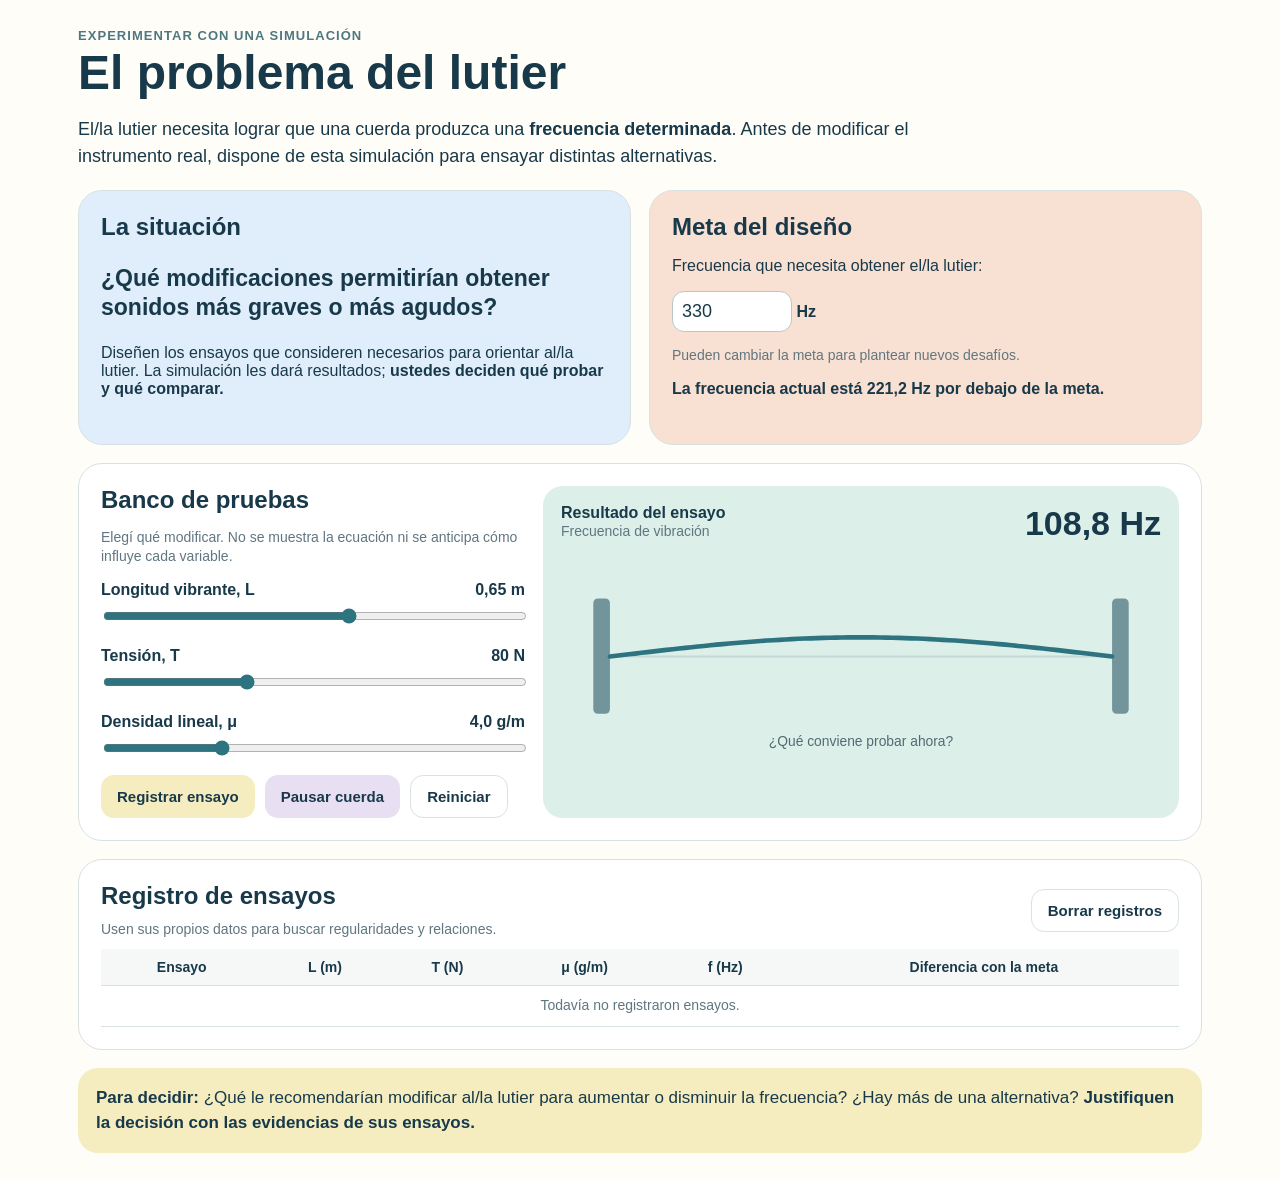
<file: simulacion-respaldo-actividad3.html>
<!DOCTYPE html>
<html lang="es">
<head>
<meta charset="UTF-8">
<meta name="viewport" content="width=device-width, initial-scale=1.0">
<title>El problema del lutier · Simulación de cuerdas</title>
<style>
:root{
  --ink:#18394a; --muted:#607680; --cream:#fffdf8; --paper:#ffffff;
  --mint:#dcefe9; --blue:#dfeefa; --peach:#f8e0d2; --yellow:#f5edbf;
  --lav:#e8e0f2; --line:#d8e2e3; --accent:#2d7480;
}
*{box-sizing:border-box}
body{margin:0;background:var(--cream);color:var(--ink);font-family:Arial,Helvetica,sans-serif}
.wrap{max-width:1180px;margin:auto;padding:28px}
header{margin-bottom:20px}
.kicker{font-weight:800;letter-spacing:.08em;color:#4f7780;font-size:13px}
h1{margin:6px 0 8px;font-size:clamp(28px,4vw,48px);line-height:1.02}
.lead{font-size:18px;line-height:1.5;max-width:900px}
.grid{display:grid;grid-template-columns:1fr 1fr;gap:18px}
.card{background:white;border:1px solid var(--line);border-radius:24px;padding:22px}
.problem{background:var(--blue)}
.challenge{background:var(--peach)}
h2,h3{margin:0 0 10px}
.bigq{font-size:23px;font-weight:800;line-height:1.25}
.controls{display:grid;gap:19px}
label{font-weight:700}
.rangehead{display:flex;justify-content:space-between;gap:12px}
input[type=range]{width:100%;margin-top:9px;accent-color:var(--accent)}
input[type=number]{font-size:18px;width:120px;padding:9px;border-radius:12px;border:1px solid #b8c8ca;background:white;color:var(--ink)}
.lab{margin-top:18px;display:grid;grid-template-columns:.8fr 1.2fr;gap:18px}
.visual{background:var(--mint);border-radius:20px;padding:18px;min-height:320px}
.freqbox{display:flex;justify-content:space-between;align-items:center;gap:15px;margin-bottom:10px}
.freq{font-size:34px;font-weight:900}
svg{width:100%;height:220px;display:block}
.actions{display:flex;flex-wrap:wrap;gap:10px;margin-top:15px}
button{border:0;border-radius:13px;padding:12px 16px;font-size:15px;font-weight:800;cursor:pointer;color:var(--ink)}
.primary{background:var(--yellow)}
.secondary{background:var(--lav)}
.ghost{background:white;border:1px solid var(--line)}
.goal{margin-top:13px;font-weight:700;min-height:42px}
.tablecard{margin-top:18px}
table{width:100%;border-collapse:collapse;font-size:14px}
th,td{padding:10px;border-bottom:1px solid var(--line);text-align:center}
th{background:#f6f8f7}
.note{margin-top:18px;background:var(--yellow);border-radius:20px;padding:18px;font-size:17px;line-height:1.45}
.small{color:var(--muted);font-size:14px;line-height:1.4}
@media(max-width:780px){.grid,.lab{grid-template-columns:1fr}.wrap{padding:16px}}
</style>
</head>
<body>
<div class="wrap">
<header>
  <div class="kicker">EXPERIMENTAR CON UNA SIMULACIÓN</div>
  <h1>El problema del lutier</h1>
  <p class="lead">El/la lutier necesita lograr que una cuerda produzca una <strong>frecuencia determinada</strong>. Antes de modificar el instrumento real, dispone de esta simulación para ensayar distintas alternativas.</p>
</header>

<div class="grid">
  <section class="card problem">
    <h2>La situación</h2>
    <p class="bigq">¿Qué modificaciones permitirían obtener sonidos más graves o más agudos?</p>
    <p>Diseñen los ensayos que consideren necesarios para orientar al/la lutier. La simulación les dará resultados; <strong>ustedes deciden qué probar y qué comparar.</strong></p>
  </section>
  <section class="card challenge">
    <h2>Meta del diseño</h2>
    <p>Frecuencia que necesita obtener el/la lutier:</p>
    <label><input id="target" type="number" min="80" max="900" value="330"> Hz</label>
    <p class="small">Pueden cambiar la meta para plantear nuevos desafíos.</p>
    <div id="goal" class="goal"></div>
  </section>
</div>

<section class="card lab">
  <div>
    <h2>Banco de pruebas</h2>
    <p class="small">Elegí qué modificar. No se muestra la ecuación ni se anticipa cómo influye cada variable.</p>
    <div class="controls">
      <div>
        <div class="rangehead"><label for="L">Longitud vibrante, L</label><strong id="Lv"></strong></div>
        <input id="L" type="range" min="0.30" max="0.90" step="0.01" value="0.65">
      </div>
      <div>
        <div class="rangehead"><label for="T">Tensión, T</label><strong id="Tv"></strong></div>
        <input id="T" type="range" min="30" max="180" step="1" value="80">
      </div>
      <div>
        <div class="rangehead"><label for="mu">Densidad lineal, μ</label><strong id="muv"></strong></div>
        <input id="mu" type="range" min="1" max="12" step="0.1" value="4">
      </div>
    </div>
    <div class="actions">
      <button class="primary" id="record">Registrar ensayo</button>
      <button class="secondary" id="pause">Pausar cuerda</button>
      <button class="ghost" id="reset">Reiniciar</button>
    </div>
  </div>

  <div class="visual">
    <div class="freqbox"><div><strong>Resultado del ensayo</strong><div class="small">Frecuencia de vibración</div></div><div id="freq" class="freq"></div></div>
    <svg viewBox="0 0 650 230" aria-label="Cuerda vibrando">
      <rect x="35" y="45" width="18" height="125" rx="5" fill="#72949b"/>
      <rect x="597" y="45" width="18" height="125" rx="5" fill="#72949b"/>
      <line x1="53" y1="108" x2="597" y2="108" stroke="#789" stroke-opacity=".22" stroke-width="2"/>
      <path id="string" d="M53 108 L597 108" fill="none" stroke="#2d7480" stroke-width="5" stroke-linecap="round"/>
      <text x="325" y="205" text-anchor="middle" fill="#526b73" font-size="15">¿Qué conviene probar ahora?</text>
    </svg>
  </div>
</section>

<section class="card tablecard">
  <div class="freqbox">
    <div><h2>Registro de ensayos</h2><div class="small">Usen sus propios datos para buscar regularidades y relaciones.</div></div>
    <button class="ghost" id="clear">Borrar registros</button>
  </div>
  <div style="overflow-x:auto">
  <table>
    <thead><tr><th>Ensayo</th><th>L (m)</th><th>T (N)</th><th>μ (g/m)</th><th>f (Hz)</th><th>Diferencia con la meta</th></tr></thead>
    <tbody id="rows"><tr><td colspan="6" class="small">Todavía no registraron ensayos.</td></tr></tbody>
  </table>
  </div>
</section>

<div class="note">
  <strong>Para decidir:</strong> ¿Qué le recomendarían modificar al/la lutier para aumentar o disminuir la frecuencia? ¿Hay más de una alternativa? <strong>Justifiquen la decisión con las evidencias de sus ensayos.</strong>
</div>
</div>

<script>
const L=document.getElementById('L'),T=document.getElementById('T'),mu=document.getElementById('mu');
const Lv=document.getElementById('Lv'),Tv=document.getElementById('Tv'),muv=document.getElementById('muv');
const freq=document.getElementById('freq'),target=document.getElementById('target'),goal=document.getElementById('goal');
const path=document.getElementById('string'),rows=document.getElementById('rows');
let trials=[], running=true, start=performance.now(), raf;
function values(){
  const l=+L.value,t=+T.value,m=+mu.value;
  const f=(1/(2*l))*Math.sqrt(t/(m/1000));
  return {l,t,m,f};
}
function fmt(x,d=1){return x.toLocaleString('es-AR',{minimumFractionDigits:d,maximumFractionDigits:d});}
function update(){
  const v=values(),tar=Math.max(80,Math.min(900,+target.value||330));
  Lv.textContent=fmt(v.l,2)+' m'; Tv.textContent=fmt(v.t,0)+' N'; muv.textContent=fmt(v.m,1)+' g/m';
  freq.textContent=fmt(v.f,1)+' Hz';
  const dif=v.f-tar;
  goal.textContent=Math.abs(dif)<1?'¡La combinación alcanza la frecuencia objetivo!':`La frecuencia actual está ${fmt(Math.abs(dif),1)} Hz ${dif<0?'por debajo':'por encima'} de la meta.`;
}
function draw(now){
  const v=values(),phase=(now-start)/1000*Math.min(v.f,12)*Math.PI*2,amp=25;
  let d='M53 108';
  for(let i=1;i<=80;i++){let u=i/80,x=53+544*u,y=108+amp*Math.sin(Math.PI*u)*Math.sin(phase);d+=` L${x.toFixed(1)} ${y.toFixed(1)}`;}
  path.setAttribute('d',d);
}
function loop(now){if(running){draw(now);raf=requestAnimationFrame(loop);}}
function render(){
  if(!trials.length){rows.innerHTML='<tr><td colspan="6" class="small">Todavía no registraron ensayos.</td></tr>';return;}
  const tar=Math.max(80,Math.min(900,+target.value||330));
  rows.innerHTML=trials.map((r,i)=>`<tr><td>${i+1}</td><td>${fmt(r.l,2)}</td><td>${fmt(r.t,0)}</td><td>${fmt(r.m,1)}</td><td><strong>${fmt(r.f,1)}</strong></td><td>${fmt(Math.abs(r.f-tar),1)} Hz</td></tr>`).join('');
}
[L,T,mu,target].forEach(el=>el.addEventListener('input',()=>{update();render();}));
document.getElementById('record').addEventListener('click',()=>{if(trials.length>=24)trials.shift();trials.push(values());render();});
document.getElementById('clear').addEventListener('click',()=>{trials=[];render();});
document.getElementById('reset').addEventListener('click',()=>{L.value=.65;T.value=80;mu.value=4;target.value=330;trials=[];update();render();});
document.getElementById('pause').addEventListener('click',function(){running=!running;this.textContent=running?'Pausar cuerda':'Animar cuerda';if(running){start=performance.now();cancelAnimationFrame(raf);raf=requestAnimationFrame(loop)}else cancelAnimationFrame(raf);});
update(); render(); raf=requestAnimationFrame(loop);
</script>
</body>
</html>
</file>
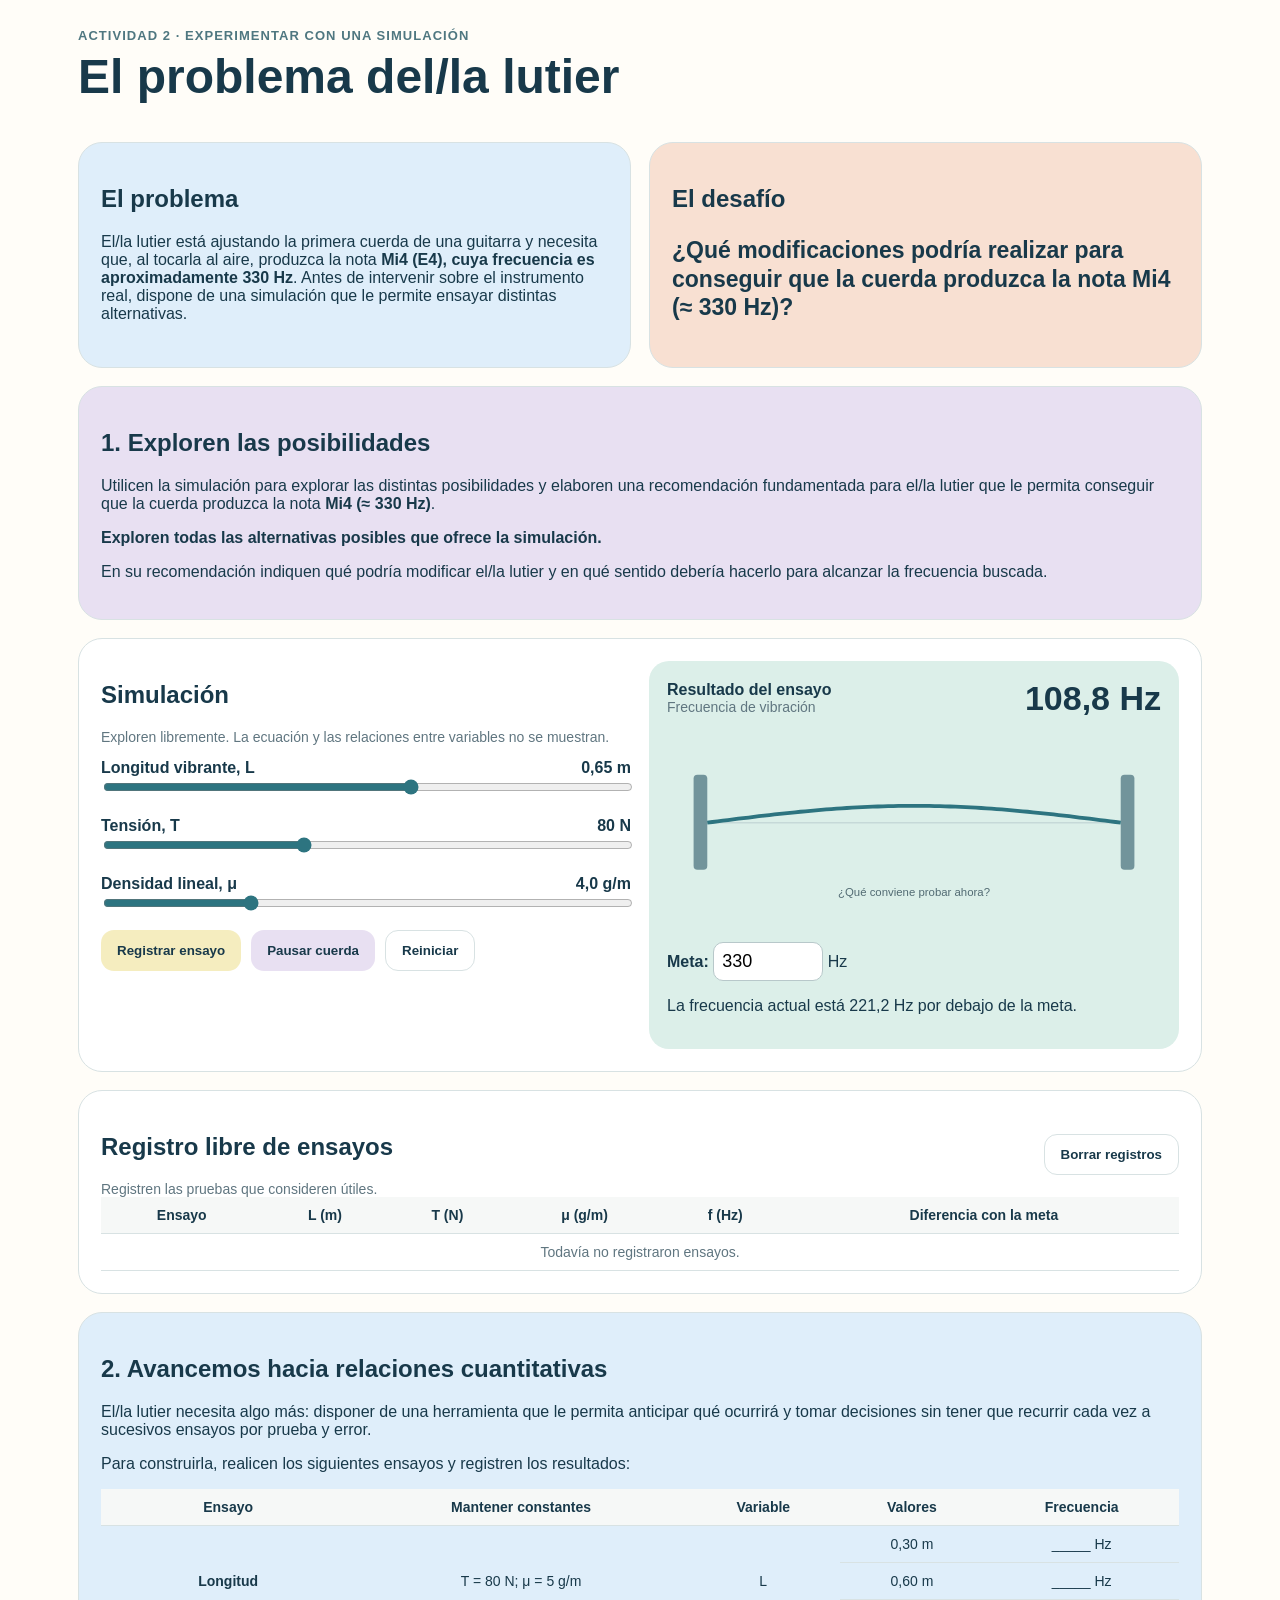
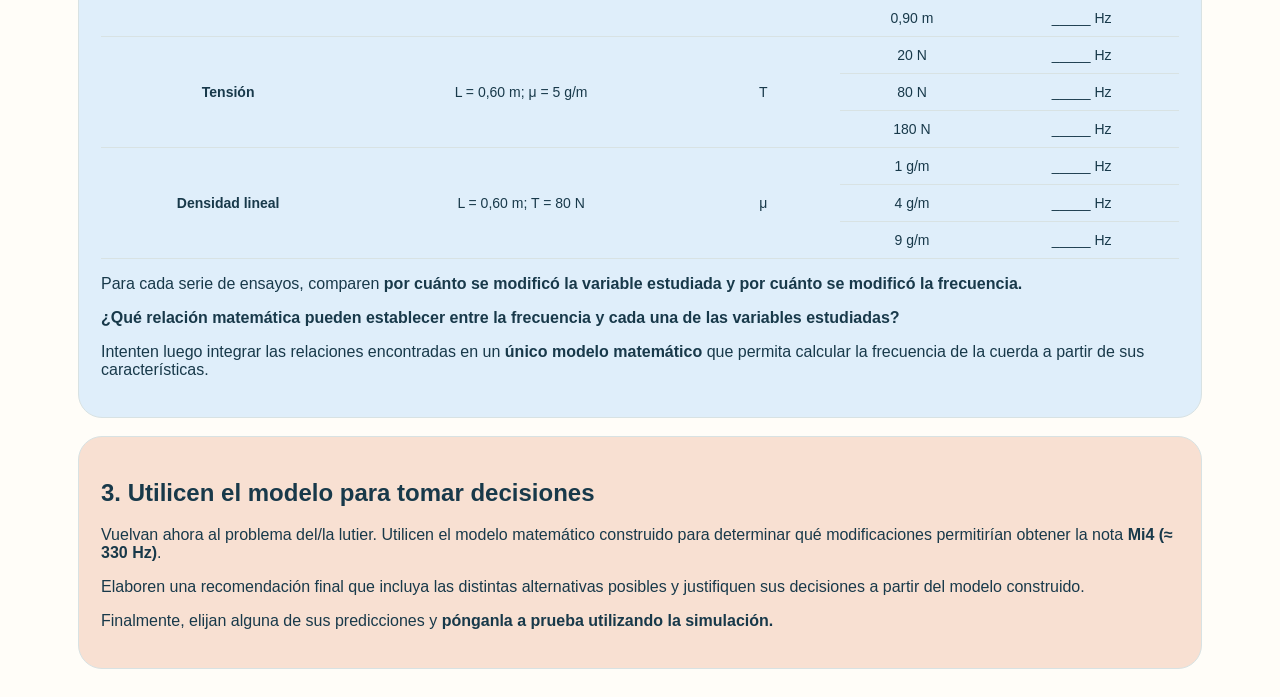
<file: simulacion.html>
<!doctype html><html lang="es"><head><meta charset="utf-8"><meta name="viewport" content="width=device-width,initial-scale=1"><title>Actividad 2 · Física con tecnologías</title><link rel="stylesheet" href="style.css"></head><body><main class="wrap"><div class="k">ACTIVIDAD 2 · EXPERIMENTAR CON UNA SIMULACIÓN</div><h1>El problema del/la lutier</h1>
<div class="grid"><section class="card blue"><h2>El problema</h2><p>El/la lutier está ajustando la primera cuerda de una guitarra y necesita que, al tocarla al aire, produzca la nota <b>Mi4 (E4), cuya frecuencia es aproximadamente 330 Hz</b>. Antes de intervenir sobre el instrumento real, dispone de una simulación que le permite ensayar distintas alternativas.</p></section><section class="card peach"><h2>El desafío</h2><p class="big">¿Qué modificaciones podría realizar para conseguir que la cuerda produzca la nota Mi4 (≈ 330 Hz)?</p></section></div>
<section class="card lav"><h2>1. Exploren las posibilidades</h2><p>Utilicen la simulación para explorar las distintas posibilidades y elaboren una recomendación fundamentada para el/la lutier que le permita conseguir que la cuerda produzca la nota <b>Mi4 (≈ 330 Hz)</b>.</p><p><b>Exploren todas las alternativas posibles que ofrece la simulación.</b></p><p>En su recomendación indiquen qué podría modificar el/la lutier y en qué sentido debería hacerlo para alcanzar la frecuencia buscada.</p></section>
<section class="card lab"><div><h2>Simulación</h2><p class="small">Exploren libremente. La ecuación y las relaciones entre variables no se muestran.</p><div class="controls"><div><div class="rh"><b>Longitud vibrante, L</b><b id="Lv"></b></div><input id="L" type="range" min=".30" max=".90" step=".01" value=".65"></div><div><div class="rh"><b>Tensión, T</b><b id="Tv"></b></div><input id="T" type="range" min="20" max="180" step="1" value="80"></div><div><div class="rh"><b>Densidad lineal, μ</b><b id="muv"></b></div><input id="mu" type="range" min="1" max="12" step=".1" value="4"></div></div><div class="actions"><button class="primary" id="record">Registrar ensayo</button><button class="secondary" id="pause">Pausar cuerda</button><button class="ghost" id="reset">Reiniciar</button></div></div><div class="visual"><div class="top"><div><b>Resultado del ensayo</b><div class="small">Frecuencia de vibración</div></div><div id="freq" class="freq"></div></div><svg viewBox="0 0 650 230"><rect x="35" y="45" width="18" height="125" rx="5" fill="#72949b"/><rect x="597" y="45" width="18" height="125" rx="5" fill="#72949b"/><line x1="53" y1="108" x2="597" y2="108" stroke="#789" stroke-opacity=".22" stroke-width="2"/><path id="string" d="M53 108 L597 108" fill="none" stroke="#2d7480" stroke-width="5"/><text x="325" y="205" text-anchor="middle" fill="#526b73" font-size="15">¿Qué conviene probar ahora?</text></svg><label><b>Meta:</b> <input id="target" type="number" value="330"> Hz</label><p id="goal"><b></b></p></div></section>
<section class="card"><div class="top"><div><h2>Registro libre de ensayos</h2><div class="small">Registren las pruebas que consideren útiles.</div></div><button class="ghost" id="clear">Borrar registros</button></div><div class="scroll"><table><thead><tr><th>Ensayo</th><th>L (m)</th><th>T (N)</th><th>μ (g/m)</th><th>f (Hz)</th><th>Diferencia con la meta</th></tr></thead><tbody id="rows"></tbody></table></div></section>
<section class="card blue"><h2>2. Avancemos hacia relaciones cuantitativas</h2><p>El/la lutier necesita algo más: disponer de una herramienta que le permita anticipar qué ocurrirá y tomar decisiones sin tener que recurrir cada vez a sucesivos ensayos por prueba y error.</p><p>Para construirla, realicen los siguientes ensayos y registren los resultados:</p><div class="scroll"><table><thead><tr><th>Ensayo</th><th>Mantener constantes</th><th>Variable</th><th>Valores</th><th>Frecuencia</th></tr></thead><tbody><tr><td rowspan="3"><b>Longitud</b></td><td rowspan="3">T = 80 N; μ = 5 g/m</td><td rowspan="3">L</td><td>0,30 m</td><td>_____ Hz</td></tr><tr><td>0,60 m</td><td>_____ Hz</td></tr><tr><td>0,90 m</td><td>_____ Hz</td></tr><tr><td rowspan="3"><b>Tensión</b></td><td rowspan="3">L = 0,60 m; μ = 5 g/m</td><td rowspan="3">T</td><td>20 N</td><td>_____ Hz</td></tr><tr><td>80 N</td><td>_____ Hz</td></tr><tr><td>180 N</td><td>_____ Hz</td></tr><tr><td rowspan="3"><b>Densidad lineal</b></td><td rowspan="3">L = 0,60 m; T = 80 N</td><td rowspan="3">μ</td><td>1 g/m</td><td>_____ Hz</td></tr><tr><td>4 g/m</td><td>_____ Hz</td></tr><tr><td>9 g/m</td><td>_____ Hz</td></tr></tbody></table></div><p>Para cada serie de ensayos, comparen <b>por cuánto se modificó la variable estudiada y por cuánto se modificó la frecuencia.</b></p><p><b>¿Qué relación matemática pueden establecer entre la frecuencia y cada una de las variables estudiadas?</b></p><p>Intenten luego integrar las relaciones encontradas en un <b>único modelo matemático</b> que permita calcular la frecuencia de la cuerda a partir de sus características.</p></section>
<section class="card peach"><h2>3. Utilicen el modelo para tomar decisiones</h2><p>Vuelvan ahora al problema del/la lutier. Utilicen el modelo matemático construido para determinar qué modificaciones permitirían obtener la nota <b>Mi4 (≈ 330 Hz)</b>.</p><p>Elaboren una recomendación final que incluya las distintas alternativas posibles y justifiquen sus decisiones a partir del modelo construido.</p><p>Finalmente, elijan alguna de sus predicciones y <b>pónganla a prueba utilizando la simulación.</b></p></section></main><script src="app.js"></script></body></html>
</file>
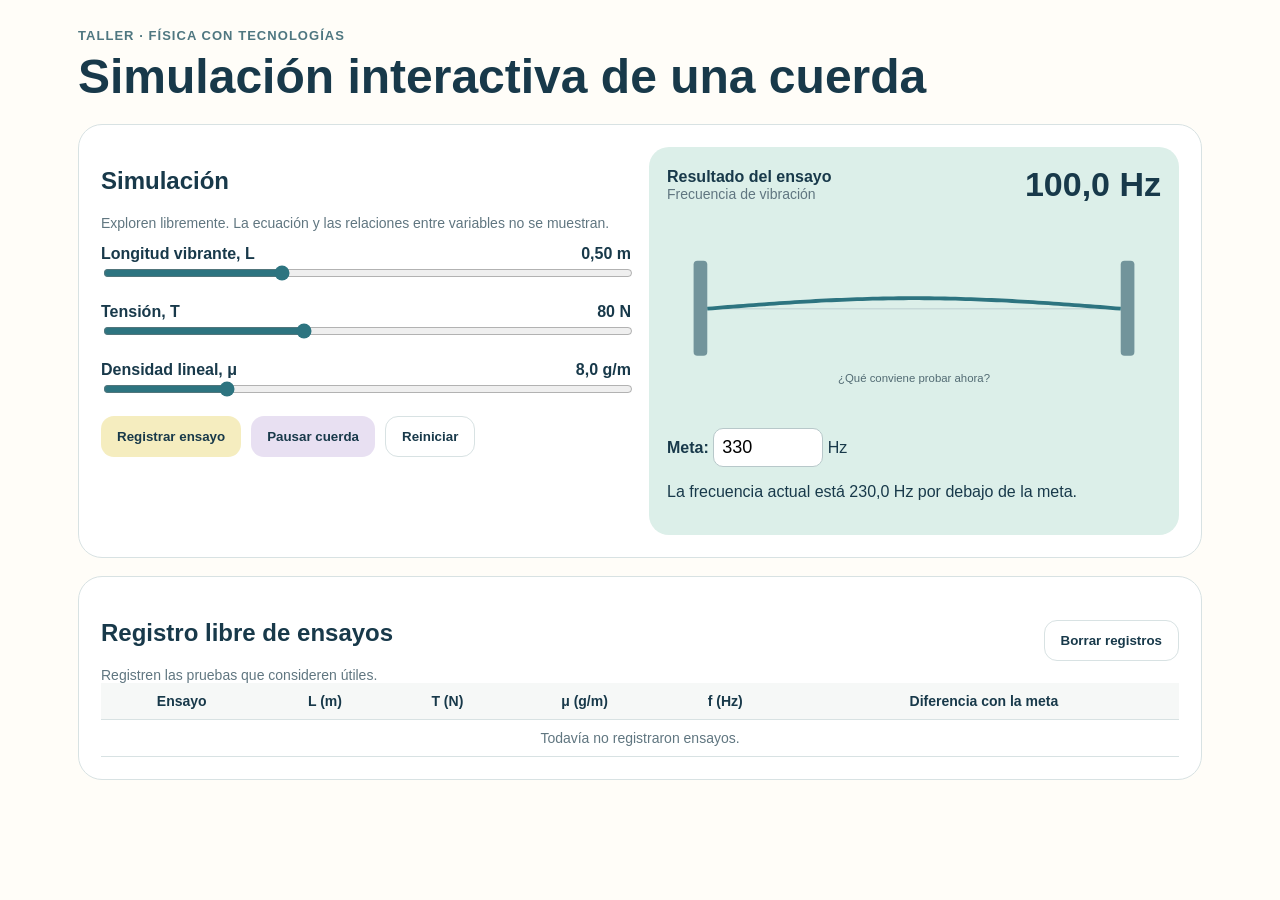
<file: simulador.html>
<!doctype html><html lang="es"><head><meta charset="utf-8"><meta name="viewport" content="width=device-width,initial-scale=1"><title>Simulación interactiva · Cuerda vibrante</title><link rel="stylesheet" href="style.css"></head><body><main class="wrap"><div class="k">TALLER · FÍSICA CON TECNOLOGÍAS</div><h1>Simulación interactiva de una cuerda</h1><section class="card lab"><div><h2>Simulación</h2><p class="small">Exploren libremente. La ecuación y las relaciones entre variables no se muestran.</p><div class="controls"><div><div class="rh"><b>Longitud vibrante, L</b><b id="Lv"></b></div><input id="L" type="range" min=".25" max="1.00" step=".01" value=".50"></div><div><div class="rh"><b>Tensión, T</b><b id="Tv"></b></div><input id="T" type="range" min="20" max="180" step="1" value="80"></div><div><div class="rh"><b>Densidad lineal, μ</b><b id="muv"></b></div><input id="mu" type="range" min="1" max="32" step=".1" value="8"></div></div><div class="actions"><button class="primary" id="record">Registrar ensayo</button><button class="secondary" id="pause">Pausar cuerda</button><button class="ghost" id="reset">Reiniciar</button></div></div><div class="visual"><div class="top"><div><b>Resultado del ensayo</b><div class="small">Frecuencia de vibración</div></div><div id="freq" class="freq"></div></div><svg viewBox="0 0 650 230"><rect x="35" y="45" width="18" height="125" rx="5" fill="#72949b"/><rect x="597" y="45" width="18" height="125" rx="5" fill="#72949b"/><line x1="53" y1="108" x2="597" y2="108" stroke="#789" stroke-opacity=".22" stroke-width="2"/><path id="string" d="M53 108 L597 108" fill="none" stroke="#2d7480" stroke-width="5"/><text x="325" y="205" text-anchor="middle" fill="#526b73" font-size="15">¿Qué conviene probar ahora?</text></svg><label><b>Meta:</b> <input id="target" type="number" value="330"> Hz</label><p id="goal"><b></b></p></div></section>
<section class="card"><div class="top"><div><h2>Registro libre de ensayos</h2><div class="small">Registren las pruebas que consideren útiles.</div></div><button class="ghost" id="clear">Borrar registros</button></div><div class="scroll"><table><thead><tr><th>Ensayo</th><th>L (m)</th><th>T (N)</th><th>μ (g/m)</th><th>f (Hz)</th><th>Diferencia con la meta</th></tr></thead><tbody id="rows"></tbody></table></div></section>
</main><script src="app.js"></script></body></html>
</file>
<file: nuevo-taller.css>
:root{--ink:#183e55;--teal:#247f92;--bg:#f6f9fb;--blue:#e6f3fb;--lav:#eeeaf9;--peach:#fff0e6;--mint:#e8f5ef}*{box-sizing:border-box}html{scroll-behavior:smooth}body{margin:0;background:var(--bg);font:16px/1.65 system-ui,-apple-system,Segoe UI,sans-serif;color:var(--ink)}a{color:#176f8c}nav{position:sticky;top:0;z-index:9;background:#ffffffed;box-shadow:0 1px 12px #1a42521a}.nav{max-width:1120px;margin:auto;padding:13px 24px;display:flex;align-items:center;justify-content:space-between;gap:18px}.brand{font-weight:850;font-size:14px;letter-spacing:.035em}.links{display:flex;gap:17px;flex-wrap:wrap}.links a{text-decoration:none;font-size:13px;font-weight:700;color:#37596a}main{max-width:1120px;margin:auto;padding:0 24px}.hero{display:grid;grid-template-columns:1.04fr .96fr;gap:36px;align-items:center;padding:75px 0 65px}.hero img{width:100%;border-radius:23px;box-shadow:0 15px 42px #1b486026}h1{font-size:clamp(2.35rem,5vw,4.1rem);line-height:1.11;letter-spacing:-.045em;margin:12px 0 20px}h1 em{font-style:normal;color:var(--teal)}h2{font-size:clamp(1.7rem,3vw,2.35rem);letter-spacing:-.03em;line-height:1.25;margin:10px 0 16px}h3{font-size:1.23rem;line-height:1.35;margin:10px 0}.eyebrow{font-size:12px;letter-spacing:.12em;text-transform:uppercase;font-weight:850;color:var(--teal)}.lead{font-size:1.23rem;line-height:1.5;font-weight:600}.muted{color:#577080}.tag{display:inline-block;background:#e6f1f4;border-radius:20px;padding:6px 12px;margin:5px 5px 5px 0;font-size:12px;font-weight:750}.btn{display:inline-flex;align-items:center;gap:6px;border-radius:10px;background:#247f92;color:white!important;text-decoration:none;font-weight:750;font-size:14px;padding:12px 17px;margin:8px 9px 0 0}.btn.secondary{background:#e6f0f5;color:#195773!important}.btn:hover{filter:brightness(.95);transform:translateY(-1px)}section{padding:62px 0;border-top:1px solid #dfe9ef}.intro{font-size:1.08rem;max-width:790px}.cards{display:grid;grid-template-columns:repeat(3,1fr);gap:20px;margin-top:30px}.card{border:1px solid #e0eaf0;background:white;border-radius:20px;padding:27px;box-shadow:0 5px 22px #153c5410}.card.blue{background:var(--blue)}.card.lav{background:var(--lav)}.card.peach{background:var(--peach)}.card.mint{background:var(--mint)}.num{font-size:12px;font-weight:900;letter-spacing:.09em;color:var(--teal)}.card p{margin:9px 0 16px}.card .btn{margin-top:18px}.activitycards .card{display:flex;flex-direction:column}.activitycards .actions{margin-top:auto}.steps{display:flex;gap:10px;flex-wrap:wrap;margin:24px 0}.step{padding:12px 16px;background:white;border:1px solid #dce8ef;border-radius:12px;font-size:14px;font-weight:700}.two{display:grid;grid-template-columns:1fr 1fr;gap:20px}.two .card{height:100%}.quote{border-left:5px solid #3190a1;padding:14px 22px;background:#eaf5f6;border-radius:0 12px 12px 0;font-size:1.08rem}.refs{font-size:14px}.refs a{overflow-wrap:anywhere}.refs .panel{background:white;border-radius:14px;padding:18px 22px;margin:14px 0;border:1px solid #e0e9ee}.refs h3{margin-top:4px}.refs ul{padding-left:21px}.refs li{margin:8px 0}.refs .grid{display:grid;grid-template-columns:1fr 1fr;gap:15px}.refs .panel.blue{background:var(--blue)}.refs .panel.peach{background:var(--peach)}.refs .panel.mint{background:var(--mint)}.refs .panel.lav{background:var(--lav)}.refs .small{font-size:13px}footer{text-align:center;padding:35px 20px;background:#e6eff3;font-size:13px;color:#4b6876}.notice{background:#fff6e8;border:1px solid #f1ddc1;border-radius:12px;padding:14px 17px;font-size:14px;margin-top:18px}@media(max-width:820px){.hero{grid-template-columns:1fr;padding-top:40px}.hero img{max-width:650px}.cards{grid-template-columns:1fr}.two,.refs .grid{grid-template-columns:1fr}.links{gap:9px}.links a{font-size:12px}.nav{align-items:flex-start;flex-direction:column}section{padding:42px 0}}
/* Actividades: ritmo visual amplio y tarjetas horizontales tipo módulo */
#actividades{padding-top:86px;padding-bottom:100px}#actividades>.intro{margin-bottom:38px}#actividades .activitycards{display:flex;flex-direction:column;gap:27px;margin-top:36px;max-width:990px}#actividades .activitycards .card{display:grid;grid-template-columns:minmax(0,1fr) auto;column-gap:28px;align-items:center;min-height:174px;padding:30px 34px;border-radius:18px;background:#fff;box-shadow:none}#actividades .activitycards .num{grid-column:1;align-self:end}#actividades .activitycards h3{grid-column:1;font-size:1.3rem;margin:9px 0}#actividades .activitycards p{grid-column:1;margin:0;max-width:680px;color:#516e7e}#actividades .activitycards .actions{grid-column:2;grid-row:1/4;align-self:center;display:flex;flex-direction:column;align-items:stretch;gap:9px;min-width:174px;margin:0}#actividades .activitycards .actions .btn{margin:0;justify-content:center;text-align:center}#actividades .activitycards .card:nth-child(1){border-left:4px solid #7dc4d3}#actividades .activitycards .card:nth-child(2){border-left:4px solid #b4a6db}#actividades .activitycards .card:nth-child(3){border-left:4px solid #edb99b}#actividades .notice{max-width:990px;margin-top:30px}@media(max-width:700px){#actividades{padding-top:54px;padding-bottom:65px}#actividades .activitycards{gap:18px}#actividades .activitycards .card{display:block;padding:24px 22px;min-height:0}#actividades .activitycards .actions{margin-top:21px;display:flex;flex-direction:row;flex-wrap:wrap;min-width:0}#actividades .activitycards .actions .btn{flex:1 1 160px}}

#actividades .activitycards .activity-extra{grid-column:1/-1;grid-row:4;display:flex;gap:12px;flex-wrap:wrap;margin-top:24px;padding-top:18px;border-top:1px solid #e2ebef}#actividades .activitycards .activity-extra .btn{margin:0}.btn.outline{background:#fff;color:#207b89!important;border:1px solid #bddbdc;font-size:13px;font-weight:600;padding:9px 15px}.btn.pending{opacity:.55;cursor:not-allowed;pointer-events:none}@media(max-width:700px){#actividades .activitycards .activity-extra{margin-top:19px}}

.reflexion{padding:78px 0 88px}.reflection-content{max-width:850px;background:#fff;border:1px solid #dfe9ef;border-radius:20px;padding:30px 38px;font-size:16px;line-height:1.85}.reflection-content p{margin:0 0 20px}.reflection-content p:last-child{margin-bottom:0}.reflection-content blockquote{margin:24px 0;padding:19px 25px;background:#eaf5f3;border-left:4px solid #62b5a8;border-radius:0 12px 12px 0;font-size:1.13rem;font-weight:750;line-height:1.55}@media(max-width:700px){.reflection-content{padding:24px 20px}.reflexion{padding:50px 0}}
</file>
<file: taller.css>
:root{--navy:#18374b;--teal:#387985;--cream:#fffcf7;--lav:#eee7f8;--sky:#e2f0fb;--peach:#f9e6d8;--mint:#e4f3ed;--yellow:#f8f1d4;--line:#d9e3e4}*{box-sizing:border-box}html{scroll-behavior:smooth}body{margin:0;background:var(--cream);font-family:Arial,'Segoe UI',sans-serif;color:var(--navy);line-height:1.6}a{color:#205e77}nav{position:sticky;top:0;z-index:10;background:#fffdf9ee;backdrop-filter:blur(12px);border-bottom:1px solid var(--line)}nav .inner{max-width:1150px;margin:auto;display:flex;align-items:center;justify-content:space-between;gap:20px;padding:10px 20px}nav strong{font-size:14px}nav .links{display:flex;gap:16px;flex-wrap:wrap;font-size:13px;font-weight:bold}nav a{text-decoration:none}nav a:hover{text-decoration:underline}main{max-width:1150px;margin:auto;padding:0 24px 90px}.hero{padding:75px 0 65px;display:grid;grid-template-columns:1.3fr .7fr;gap:35px;align-items:center}.eyebrow{letter-spacing:.12em;font-size:13px;font-weight:800;color:var(--teal);text-transform:uppercase}h1{font-size:clamp(36px,5.2vw,70px);line-height:1.08;margin:15px 0 25px;letter-spacing:-.035em}h2{font-size:clamp(28px,3vw,40px);line-height:1.2;margin:0 0 22px}h3{font-size:22px;margin:0 0 12px}p{margin:0 0 15px}.lead{font-size:21px}.hero-art{min-height:340px;border-radius:34px;background:linear-gradient(145deg,var(--sky),var(--lav));display:flex;align-items:center;justify-content:center;position:relative;overflow:hidden}.hero-art .guitar{font-size:170px;transform:rotate(-17deg);filter:drop-shadow(0 18px 14px #3445)}.hero-art .wave{position:absolute;font-size:58px;color:#669eac;right:25px;top:20px}.tag{display:inline-block;padding:6px 12px;background:var(--mint);border-radius:30px;font-weight:bold;font-size:13px;margin:4px 4px 4px 0}.button{display:inline-block;padding:13px 20px;background:var(--navy);color:white;border-radius:14px;text-decoration:none;font-weight:bold;margin:8px 10px 8px 0}.button.alt{background:#e9e0f4;color:var(--navy)}section{padding:55px 0;border-top:1px solid var(--line)}.intro{max-width:850px}.grid{display:grid;grid-template-columns:repeat(3,1fr);gap:18px}.grid.two{grid-template-columns:repeat(2,1fr)}.panel{border-radius:24px;padding:26px;background:#fff;border:1px solid var(--line)}.blue{background:var(--sky)}.peach{background:var(--peach)}.lav{background:var(--lav)}.mint{background:var(--mint)}.yellow{background:var(--yellow)}.num{font-weight:900;font-size:14px;color:var(--teal);letter-spacing:.09em}.quote{font-size:clamp(22px,3vw,31px);font-weight:800;line-height:1.3;padding:26px 30px;border-left:5px solid #83b4b6;background:var(--mint);border-radius:0 22px 22px 0;margin:25px 0}.activity{margin-top:20px}.activity .panel{margin-bottom:15px}.tasks{padding-left:22px}.tasks li{margin-bottom:10px}details{border:1px solid var(--line);border-radius:17px;padding:16px 20px;background:#fff;margin:12px 0}summary{font-weight:800;cursor:pointer}details p:first-of-type{margin-top:15px}.frame{width:100%;height:750px;border:1px solid #d6e2e2;border-radius:22px;background:white}.scroller{overflow:auto}table{width:100%;border-collapse:collapse;min-width:650px;background:#fff;font-size:14px}th,td{padding:10px;border:1px solid var(--line);text-align:left}th{background:#eaf2f5}.timeline{display:flex;gap:10px;flex-wrap:wrap;margin:20px 0}.timeline span{background:var(--yellow);border-radius:25px;padding:10px 15px;font-weight:bold}.small{font-size:14px;color:#54717a}footer{padding:30px 24px;text-align:center;background:#eaf3f0;font-size:14px}@media(max-width:780px){.hero,.grid,.grid.two{grid-template-columns:1fr}.hero{padding:35px 0}.hero-art{min-height:230px}.hero-art .guitar{font-size:120px}nav .inner{display:block}nav .links{margin-top:8px;gap:10px}section{padding:35px 0}.frame{height:650px}}
</file>
<file: style.css>
:root{--ink:#18394a;--cream:#fffdf8;--mint:#dcefe9;--blue:#dfeefa;--peach:#f8e0d2;--yellow:#f5edbf;--lav:#e8e0f2;--line:#d8e2e3;--accent:#2d7480}*{box-sizing:border-box}body{margin:0;background:var(--cream);color:var(--ink);font-family:Arial,sans-serif}.wrap{max-width:1180px;margin:auto;padding:28px}h1{font-size:clamp(30px,4vw,48px);margin:6px 0 20px}.k{font-weight:800;letter-spacing:.08em;color:#4f7780;font-size:13px}.grid,.lab{display:grid;grid-template-columns:1fr 1fr;gap:18px}.card{background:#fff;border:1px solid var(--line);border-radius:24px;padding:22px;margin-top:18px}.blue{background:var(--blue)}.peach{background:var(--peach)}.lav{background:var(--lav)}.mint{background:var(--mint)}.big{font-size:23px;font-weight:800;line-height:1.25}.controls{display:grid;gap:18px}.rh{display:flex;justify-content:space-between;gap:12px}input[type=range]{width:100%;accent-color:var(--accent)}input[type=number]{font-size:18px;width:110px;padding:8px;border-radius:10px;border:1px solid #b8c8ca}.visual{background:var(--mint);border-radius:20px;padding:18px}.freq{font-size:34px;font-weight:900}.top{display:flex;justify-content:space-between;align-items:center;gap:12px}svg{width:100%;height:220px}.actions{display:flex;flex-wrap:wrap;gap:10px;margin-top:15px}button{border:0;border-radius:13px;padding:12px 16px;font-weight:800;cursor:pointer;color:var(--ink)}.primary{background:var(--yellow)}.secondary{background:var(--lav)}.ghost{background:#fff;border:1px solid var(--line)}table{width:100%;border-collapse:collapse;font-size:14px}th,td{padding:10px;border-bottom:1px solid var(--line);text-align:center}th{background:#f6f8f7}.small{color:#607680;font-size:14px}.scroll{overflow-x:auto}@media(max-width:780px){.grid,.lab{grid-template-columns:1fr}.wrap{padding:16px}}
</file>
